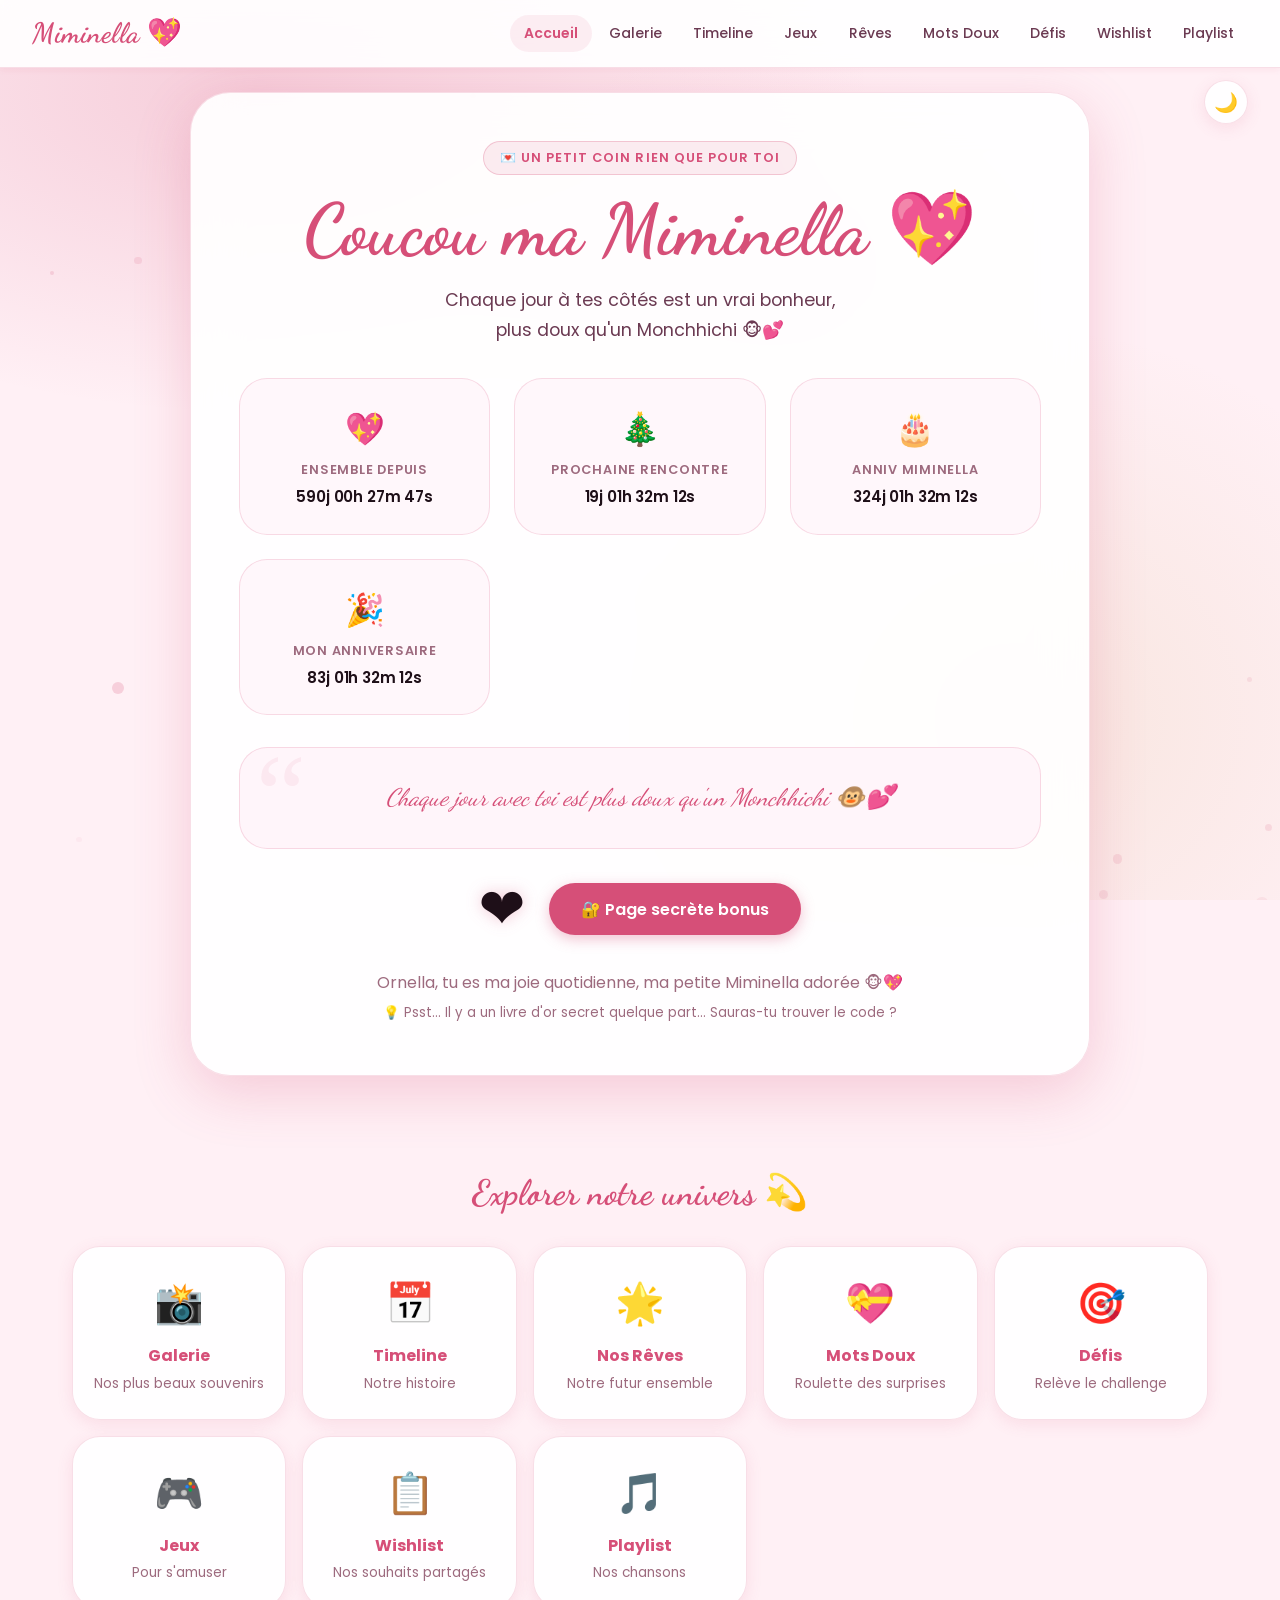
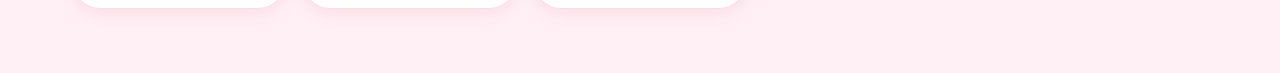
<file: index.html>
<!DOCTYPE html>
<html lang="fr">
<head>
  <meta charset="utf-8">
  <meta name="viewport" content="width=device-width,initial-scale=1">
  <title>Pour Ma Miminella 💖</title>
  <meta name="description" content="Un site d'amour pour Miminella, par MimiAaron">
  <link rel="preconnect" href="https://fonts.googleapis.com">
  <link rel="preconnect" href="https://fonts.gstatic.com" crossorigin>
  <link href="https://fonts.googleapis.com/css2?family=Poppins:wght@300;400;500;600;700&family=Dancing+Script:wght@400;600;700&display=swap" rel="stylesheet">
  <link rel="stylesheet" href="css/style.css">
</head>
<body>
  <div class="particles-bg" aria-hidden="true"></div>

  <!-- NAVIGATION -->
  <nav class="navbar">
    <div class="nav-container">
      <a href="index.html" class="nav-brand">Miminella 💖</a>
      <button class="nav-toggle" aria-label="Menu">
        <span></span><span></span><span></span>
      </button>
      <div class="nav-menu">
        <a href="index.html"          class="nav-link active">Accueil</a>
        <a href="galerie.html"        class="nav-link">Galerie</a>
        <a href="timeline.html"       class="nav-link">Timeline</a>
        <a href="jeu.html"            class="nav-link">Jeux</a>
        <a href="blog.html"           class="nav-link">Rêves</a>
        <a href="roulette-mots.html"  class="nav-link">Mots Doux</a>
        <a href="roulette-defis.html" class="nav-link">Défis</a>
        <a href="wishlist.html"       class="nav-link">Wishlist</a>
        <a href="playlist.html"       class="nav-link">Playlist</a>
      </div>
    </div>
  </nav>

  <button id="theme-toggle" class="theme-btn" aria-label="Changer le thème">
    <span class="theme-icon">🌙</span>
  </button>

  <!-- FLOATING HEARTS -->
  <div class="floating-hearts" aria-hidden="true">
    <div class="heart-particle" style="left:8%;animation-delay:0s">❤️</div>
    <div class="heart-particle" style="left:28%;animation-delay:3s">💖</div>
    <div class="heart-particle" style="left:55%;animation-delay:1.5s">💞</div>
    <div class="heart-particle" style="left:78%;animation-delay:4.5s">💗</div>
    <div class="heart-particle" style="left:92%;animation-delay:2s">💕</div>
  </div>

  <!-- HERO -->
  <main class="hero-section">
    <div class="hero-card">

      <div class="page-header__badge">💌 Un petit coin rien que pour toi</div>

      <h1 class="hero-title">Coucou ma Miminella 💖</h1>

      <p class="hero-subtitle">
        Chaque jour à tes côtés est un vrai bonheur,<br>
        plus doux qu'un Monchhichi 🐵💕
      </p>

      <!-- TIMERS -->
      <div class="stats-grid">
        <div class="stat-card">
          <span class="stat-icon">💖</span>
          <h3>Ensemble depuis</h3>
          <p id="compteur" class="stat-value">--</p>
        </div>
        <div class="stat-card">
          <span class="stat-icon">🎄</span>
          <h3>Prochaine rencontre</h3>
          <p id="next-event" class="stat-value">--</p>
        </div>
        <div class="stat-card">
          <span class="stat-icon">🎂</span>
          <h3>Anniv Miminella</h3>
          <p id="ornella-birthday" class="stat-value">--</p>
        </div>
        <div class="stat-card">
          <span class="stat-icon">🎉</span>
          <h3>Mon anniversaire</h3>
          <p id="aaron-birthday" class="stat-value">--</p>
        </div>
      </div>

      <!-- CITATION -->
      <div class="citation-box">
        <p id="citation">--</p>
      </div>

      <!-- SECRETS -->
      <div class="cta-section">
        <div id="coeur-secret" class="secret-heart" title="Clique-moi 💌" role="button" tabindex="0" aria-label="Lettre secrète">
          <span class="heart-pulse">❤️</span>
        </div>
        <button id="code-secret-btn" class="btn btn-primary">
          🔐 Page secrète bonus
        </button>
      </div>

      <p class="hero-footer">
        Ornella, tu es ma joie quotidienne, ma petite Miminella adorée 🐵💖<br>
        <small>💡 Psst... Il y a un livre d'or secret quelque part... Sauras-tu trouver le code ?</small>
      </p>

    </div>
  </main>

  <!-- QUICK LINKS -->
  <section style="padding: 2rem 2rem 4rem; position: relative; z-index: 10;">
    <div class="container">
      <div class="page-header" style="margin-bottom: 2rem;">
        <h2 style="font-family:'Dancing Script',cursive;font-size:2.2rem;color:var(--rose)">Explorer notre univers 💫</h2>
      </div>
      <div style="display:grid;grid-template-columns:repeat(auto-fill,minmax(180px,1fr));gap:1rem;">
        <a href="galerie.html" class="card" style="text-align:center;text-decoration:none;padding:1.5rem 1rem;">
          <div style="font-size:2.5rem;margin-bottom:0.5rem">📸</div>
          <div style="font-weight:700;color:var(--rose);margin-bottom:0.25rem">Galerie</div>
          <div style="font-size:0.85rem;color:var(--text-3)">Nos plus beaux souvenirs</div>
        </a>
        <a href="timeline.html" class="card" style="text-align:center;text-decoration:none;padding:1.5rem 1rem;">
          <div style="font-size:2.5rem;margin-bottom:0.5rem">📅</div>
          <div style="font-weight:700;color:var(--rose);margin-bottom:0.25rem">Timeline</div>
          <div style="font-size:0.85rem;color:var(--text-3)">Notre histoire</div>
        </a>
        <a href="blog.html" class="card" style="text-align:center;text-decoration:none;padding:1.5rem 1rem;">
          <div style="font-size:2.5rem;margin-bottom:0.5rem">🌟</div>
          <div style="font-weight:700;color:var(--rose);margin-bottom:0.25rem">Nos Rêves</div>
          <div style="font-size:0.85rem;color:var(--text-3)">Notre futur ensemble</div>
        </a>
        <a href="roulette-mots.html" class="card" style="text-align:center;text-decoration:none;padding:1.5rem 1rem;">
          <div style="font-size:2.5rem;margin-bottom:0.5rem">💝</div>
          <div style="font-weight:700;color:var(--rose);margin-bottom:0.25rem">Mots Doux</div>
          <div style="font-size:0.85rem;color:var(--text-3)">Roulette des surprises</div>
        </a>
        <a href="roulette-defis.html" class="card" style="text-align:center;text-decoration:none;padding:1.5rem 1rem;">
          <div style="font-size:2.5rem;margin-bottom:0.5rem">🎯</div>
          <div style="font-weight:700;color:var(--rose);margin-bottom:0.25rem">Défis</div>
          <div style="font-size:0.85rem;color:var(--text-3)">Relève le challenge</div>
        </a>
        <a href="jeu.html" class="card" style="text-align:center;text-decoration:none;padding:1.5rem 1rem;">
          <div style="font-size:2.5rem;margin-bottom:0.5rem">🎮</div>
          <div style="font-weight:700;color:var(--rose);margin-bottom:0.25rem">Jeux</div>
          <div style="font-size:0.85rem;color:var(--text-3)">Pour s'amuser</div>
        </a>
        <a href="wishlist.html" class="card" style="text-align:center;text-decoration:none;padding:1.5rem 1rem;">
          <div style="font-size:2.5rem;margin-bottom:0.5rem">📋</div>
          <div style="font-weight:700;color:var(--rose);margin-bottom:0.25rem">Wishlist</div>
          <div style="font-size:0.85rem;color:var(--text-3)">Nos souhaits partagés</div>
        </a>
        <a href="playlist.html" class="card" style="text-align:center;text-decoration:none;padding:1.5rem 1rem;">
          <div style="font-size:2.5rem;margin-bottom:0.5rem">🎵</div>
          <div style="font-weight:700;color:var(--rose);margin-bottom:0.25rem">Playlist</div>
          <div style="font-size:0.85rem;color:var(--text-3)">Nos chansons</div>
        </a>
      </div>
    </div>
  </section>

  <script src="js/script.js"></script>
</body>
</html>
</file>
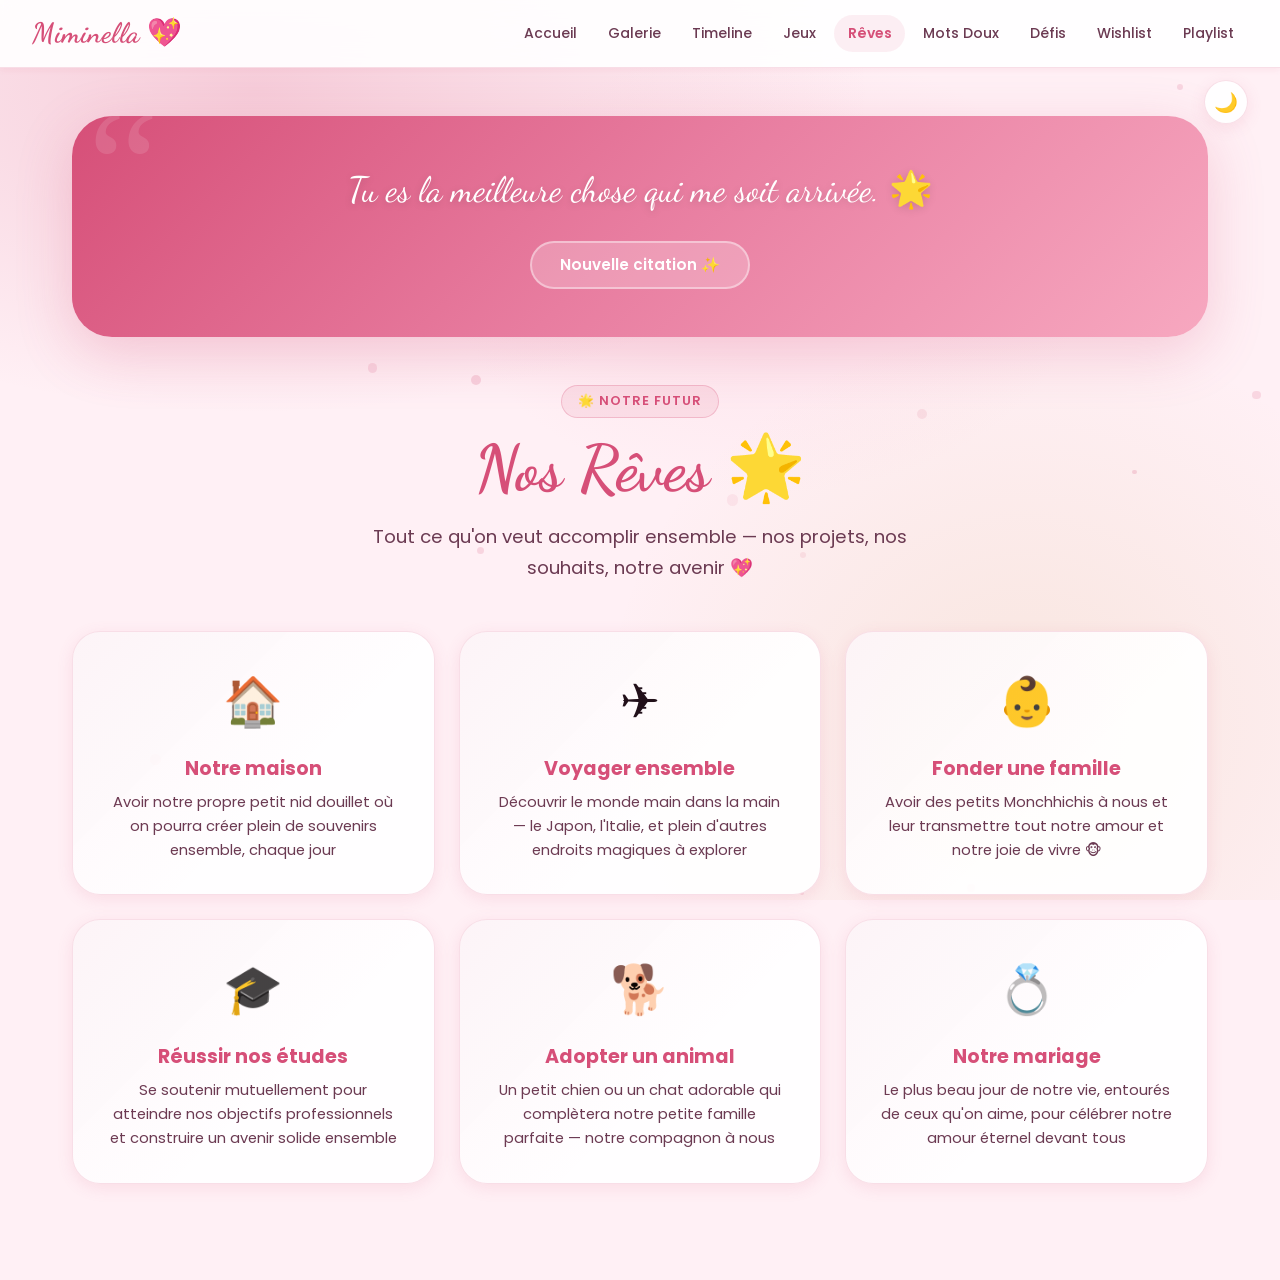
<file: blog.html>
<!DOCTYPE html>
<html lang="fr">
<head>
  <meta charset="utf-8">
  <meta name="viewport" content="width=device-width,initial-scale=1">
  <title>Nos Rêves 🌟 — Miminella</title>
  <meta name="description" content="Nos rêves et projets d'avenir ensemble">
  <link rel="preconnect" href="https://fonts.googleapis.com">
  <link rel="preconnect" href="https://fonts.gstatic.com" crossorigin>
  <link href="https://fonts.googleapis.com/css2?family=Poppins:wght@300;400;500;600;700&family=Dancing+Script:wght@400;600;700&display=swap" rel="stylesheet">
  <link rel="stylesheet" href="css/style.css">
</head>
<body>
  <div class="particles-bg" aria-hidden="true"></div>
  <nav class="navbar">
    <div class="nav-container">
      <a href="index.html" class="nav-brand">Miminella 💖</a>
      <button class="nav-toggle" aria-label="Menu"><span></span><span></span><span></span></button>
      <div class="nav-menu">
        <a href="index.html" class="nav-link">Accueil</a>
        <a href="galerie.html" class="nav-link">Galerie</a>
        <a href="timeline.html" class="nav-link">Timeline</a>
        <a href="jeu.html" class="nav-link">Jeux</a>
        <a href="blog.html" class="nav-link active">Rêves</a>
        <a href="roulette-mots.html" class="nav-link">Mots Doux</a>
        <a href="roulette-defis.html" class="nav-link">Défis</a>
        <a href="wishlist.html" class="nav-link">Wishlist</a>
        <a href="playlist.html" class="nav-link">Playlist</a>
      </div>
    </div>
  </nav>
  <button id="theme-toggle" class="theme-btn" aria-label="Changer le thème"><span class="theme-icon">🌙</span></button>
  <main class="page-main">
    <div class="container">

      <!-- Citation du jour -->
      <div class="daily-quote">
        <p class="daily-quote-text" id="daily-quote-text">Chargement...</p>
        <button class="quote-refresh" onclick="refreshQuote()">Nouvelle citation ✨</button>
      </div>

      <div class="page-header">
        <div class="page-header__badge">🌟 Notre futur</div>
        <h1 class="page-header__title">Nos Rêves 🌟</h1>
        <p class="page-header__subtitle">Tout ce qu'on veut accomplir ensemble — nos projets, nos souhaits, notre avenir 💖</p>
      </div>

      <div class="dreams-grid">

        <div class="dream-card" style="animation-delay:.05s">
          <div class="dream-icon">🏠</div>
          <h3 class="dream-title">Notre maison</h3>
          <p class="dream-description">Avoir notre propre petit nid douillet où on pourra créer plein de souvenirs ensemble, chaque jour</p>
        </div>

        <div class="dream-card" style="animation-delay:.1s">
          <div class="dream-icon">✈️</div>
          <h3 class="dream-title">Voyager ensemble</h3>
          <p class="dream-description">Découvrir le monde main dans la main — le Japon, l'Italie, et plein d'autres endroits magiques à explorer</p>
        </div>

        <div class="dream-card" style="animation-delay:.15s">
          <div class="dream-icon">👶</div>
          <h3 class="dream-title">Fonder une famille</h3>
          <p class="dream-description">Avoir des petits Monchhichis à nous et leur transmettre tout notre amour et notre joie de vivre 🐵</p>
        </div>

        <div class="dream-card" style="animation-delay:.2s">
          <div class="dream-icon">🎓</div>
          <h3 class="dream-title">Réussir nos études</h3>
          <p class="dream-description">Se soutenir mutuellement pour atteindre nos objectifs professionnels et construire un avenir solide ensemble</p>
        </div>

        <div class="dream-card" style="animation-delay:.25s">
          <div class="dream-icon">🐕</div>
          <h3 class="dream-title">Adopter un animal</h3>
          <p class="dream-description">Un petit chien ou un chat adorable qui complètera notre petite famille parfaite — notre compagnon à nous</p>
        </div>

        <div class="dream-card" style="animation-delay:.3s">
          <div class="dream-icon">💍</div>
          <h3 class="dream-title">Notre mariage</h3>
          <p class="dream-description">Le plus beau jour de notre vie, entourés de ceux qu'on aime, pour célébrer notre amour éternel devant tous</p>
        </div>

      </div>
    </div>
  </main>
  <script src="js/script.js"></script>
  <script src="js/blog.js"></script>
</body>
</html>
</file>
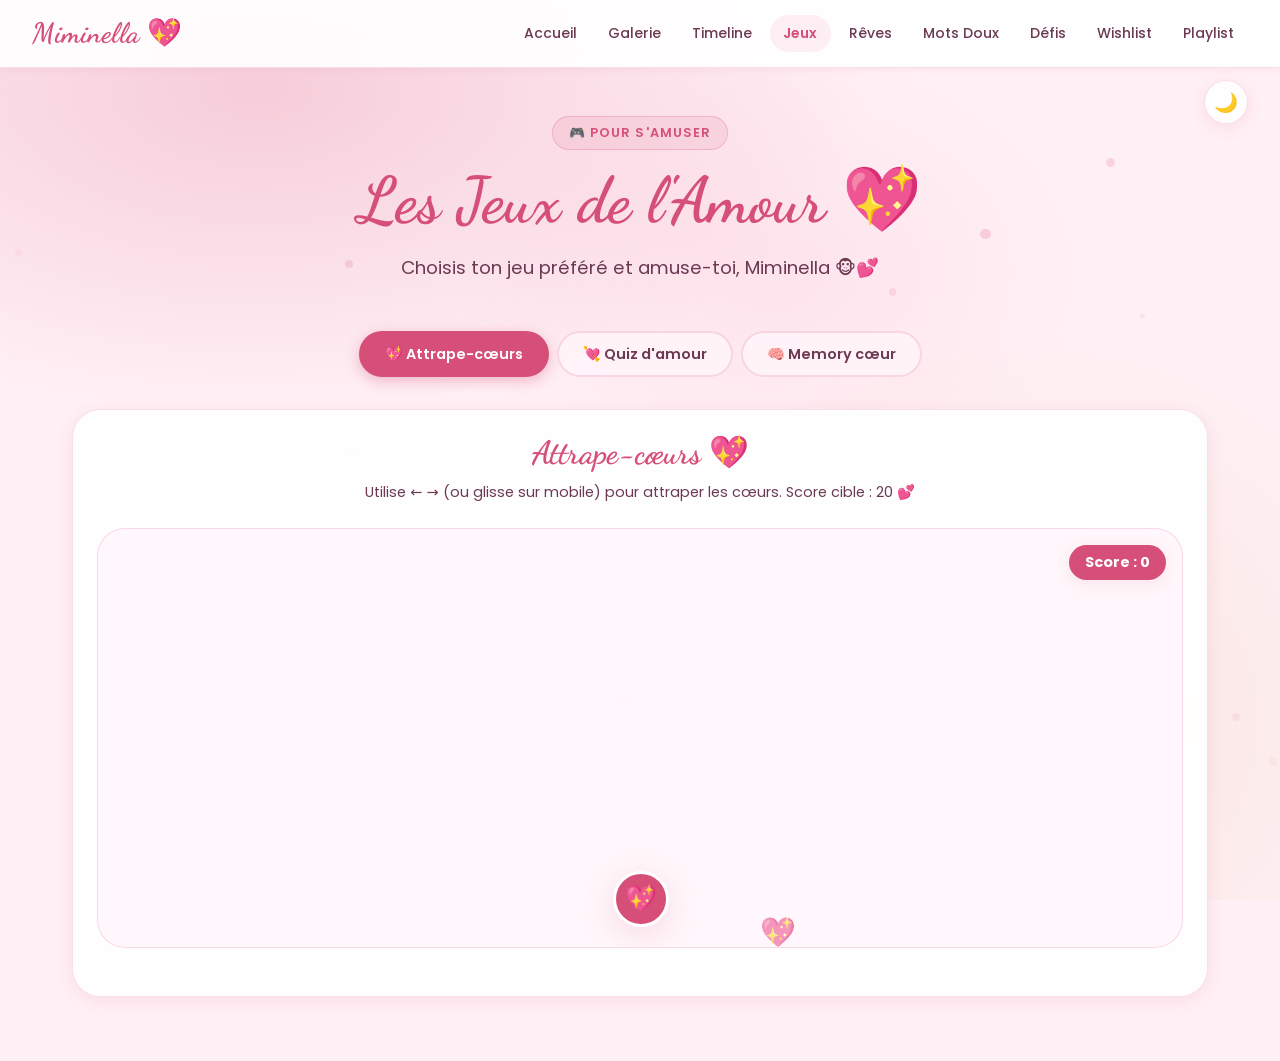
<file: jeu.html>
<!DOCTYPE html>
<html lang="fr">
<head>
  <meta charset="utf-8">
  <meta name="viewport" content="width=device-width,initial-scale=1">
  <title>Les Jeux de l'Amour 💖 — Miminella</title>
  <meta name="description" content="Jeux interactifs pour Miminella">
  <link rel="preconnect" href="https://fonts.googleapis.com">
  <link rel="preconnect" href="https://fonts.gstatic.com" crossorigin>
  <link href="https://fonts.googleapis.com/css2?family=Poppins:wght@300;400;500;600;700&family=Dancing+Script:wght@400;600;700&display=swap" rel="stylesheet">
  <link rel="stylesheet" href="css/style.css">
  <style>
    @keyframes floatHeart {
      0%   { transform: translateY(0) rotate(0deg); opacity: 1; }
      100% { transform: translateY(420px) rotate(360deg); opacity: 0.6; }
    }
  </style>
</head>
<body>
  <div class="particles-bg" aria-hidden="true"></div>
  <nav class="navbar">
    <div class="nav-container">
      <a href="index.html" class="nav-brand">Miminella 💖</a>
      <button class="nav-toggle" aria-label="Menu"><span></span><span></span><span></span></button>
      <div class="nav-menu">
        <a href="index.html" class="nav-link">Accueil</a>
        <a href="galerie.html" class="nav-link">Galerie</a>
        <a href="timeline.html" class="nav-link">Timeline</a>
        <a href="jeu.html" class="nav-link active">Jeux</a>
        <a href="blog.html" class="nav-link">Rêves</a>
        <a href="roulette-mots.html" class="nav-link">Mots Doux</a>
        <a href="roulette-defis.html" class="nav-link">Défis</a>
        <a href="wishlist.html" class="nav-link">Wishlist</a>
        <a href="playlist.html" class="nav-link">Playlist</a>
      </div>
    </div>
  </nav>
  <button id="theme-toggle" class="theme-btn" aria-label="Changer le thème"><span class="theme-icon">🌙</span></button>
  <main class="page-main">
    <div class="container">
      <div class="page-header">
        <div class="page-header__badge">🎮 Pour s'amuser</div>
        <h1 class="page-header__title">Les Jeux de l'Amour 💖</h1>
        <p class="page-header__subtitle">Choisis ton jeu préféré et amuse-toi, Miminella 🐵💕</p>
      </div>

      <!-- ONGLETS -->
      <div class="game-tabs">
        <button class="game-tab" data-target="hearts-game">💖 Attrape-cœurs</button>
        <button class="game-tab" data-target="quiz-game">💘 Quiz d'amour</button>
        <button class="game-tab" data-target="memory-game">🧠 Memory cœur</button>
      </div>

      <!-- JEU 1: Attrape-cœurs -->
      <div class="game-panel card" id="hearts-game" style="padding:1.5rem">
        <h2 style="text-align:center;color:var(--rose);font-family:'Dancing Script',cursive;font-size:2rem;margin-bottom:.5rem">Attrape-cœurs 💖</h2>
        <p style="text-align:center;color:var(--text-2);margin-bottom:1rem;font-size:.9rem">Utilise ← → (ou glisse sur mobile) pour attraper les cœurs. Score cible : 20 💕</p>
        <div id="game-area">
          <div id="player">💖</div>
          <div id="score">Score : 0</div>
          <div id="win-message" class="hidden">
            🎉 Bravo Miminella 🐵💖 !<br>
            Tu as gagné tout l'amour de MimiAaron 💕 !
          </div>
        </div>
      </div>

      <!-- JEU 2: Quiz -->
      <div class="game-panel card" id="quiz-game" style="padding:1.5rem"></div>

      <!-- JEU 3: Memory -->
      <div class="game-panel card" id="memory-game" style="padding:1.5rem"></div>

    </div>
  </main>
  <script src="js/script.js"></script>
</body>
</html>
</file>
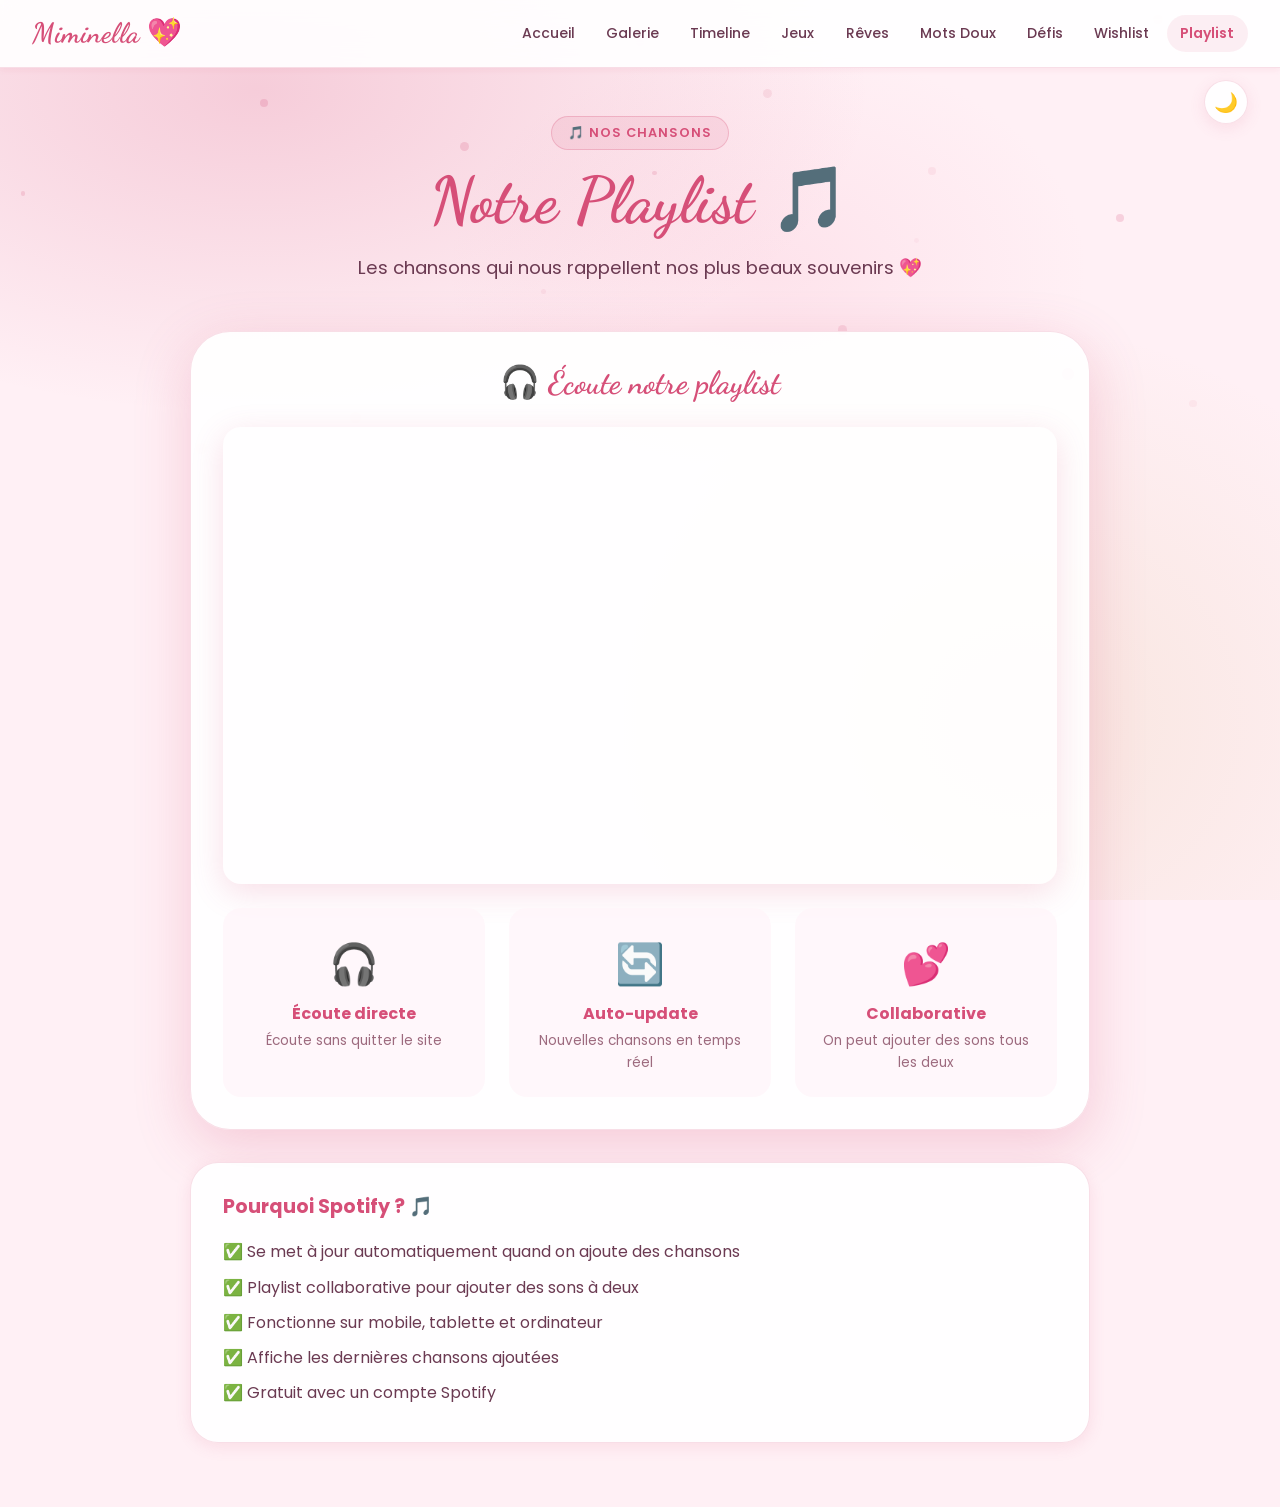
<file: playlist.html>
<!DOCTYPE html>
<html lang="fr">
<head>
  <meta charset="utf-8">
  <meta name="viewport" content="width=device-width,initial-scale=1">
  <title>Notre Playlist 🎵 — Miminella</title>
  <link rel="preconnect" href="https://fonts.googleapis.com">
  <link rel="preconnect" href="https://fonts.gstatic.com" crossorigin>
  <link href="https://fonts.googleapis.com/css2?family=Poppins:wght@300;400;500;600;700&family=Dancing+Script:wght@400;600;700&display=swap" rel="stylesheet">
  <link rel="stylesheet" href="css/style.css">
</head>
<body>
  <div class="particles-bg" aria-hidden="true"></div>
  <nav class="navbar">
    <div class="nav-container">
      <a href="index.html" class="nav-brand">Miminella 💖</a>
      <button class="nav-toggle" aria-label="Menu"><span></span><span></span><span></span></button>
      <div class="nav-menu">
        <a href="index.html" class="nav-link">Accueil</a>
        <a href="galerie.html" class="nav-link">Galerie</a>
        <a href="timeline.html" class="nav-link">Timeline</a>
        <a href="jeu.html" class="nav-link">Jeux</a>
        <a href="blog.html" class="nav-link">Rêves</a>
        <a href="roulette-mots.html" class="nav-link">Mots Doux</a>
        <a href="roulette-defis.html" class="nav-link">Défis</a>
        <a href="wishlist.html" class="nav-link">Wishlist</a>
        <a href="playlist.html" class="nav-link active">Playlist</a>
      </div>
    </div>
  </nav>
  <button id="theme-toggle" class="theme-btn" aria-label="Changer le thème"><span class="theme-icon">🌙</span></button>
  <main class="page-main">
    <div class="container">
      <div class="page-header">
        <div class="page-header__badge">🎵 Nos chansons</div>
        <h1 class="page-header__title">Notre Playlist 🎵</h1>
        <p class="page-header__subtitle">Les chansons qui nous rappellent nos plus beaux souvenirs 💖</p>
      </div>

      <div class="spotify-wrap">
        <div class="spotify-embed-box">
          <h2 style="font-family:'Dancing Script',cursive;font-size:2rem;color:var(--rose);text-align:center;margin-bottom:1.5rem">🎧 Écoute notre playlist</h2>
          <div class="spotify-player">
            <iframe
              style="border-radius:12px"
              src="https://open.spotify.com/embed/playlist/6yEbvQo0oSxsFeLn15wrFH?utm_source=generator"
              width="100%"
              height="450"
              frameBorder="0"
              allowfullscreen=""
              allow="autoplay; clipboard-write; encrypted-media; fullscreen; picture-in-picture"
              loading="lazy">
            </iframe>
          </div>

          <div class="features-grid" style="margin-top:1.5rem">
            <div class="feature-item">
              <div class="feature-icon">🎧</div>
              <h4>Écoute directe</h4>
              <p>Écoute sans quitter le site</p>
            </div>
            <div class="feature-item">
              <div class="feature-icon">🔄</div>
              <h4>Auto-update</h4>
              <p>Nouvelles chansons en temps réel</p>
            </div>
            <div class="feature-item">
              <div class="feature-icon">💕</div>
              <h4>Collaborative</h4>
              <p>On peut ajouter des sons tous les deux</p>
            </div>
          </div>
        </div>

        <div class="card">
          <h3 style="color:var(--rose);margin-bottom:1rem;font-size:1.2rem">Pourquoi Spotify ? 🎵</h3>
          <ul style="list-style:none;padding:0;color:var(--text-2);line-height:2.2">
            <li>✅ Se met à jour automatiquement quand on ajoute des chansons</li>
            <li>✅ Playlist collaborative pour ajouter des sons à deux</li>
            <li>✅ Fonctionne sur mobile, tablette et ordinateur</li>
            <li>✅ Affiche les dernières chansons ajoutées</li>
            <li>✅ Gratuit avec un compte Spotify</li>
          </ul>
        </div>
      </div>

    </div>
  </main>
  <script src="js/script.js"></script>
</body>
</html>
</file>
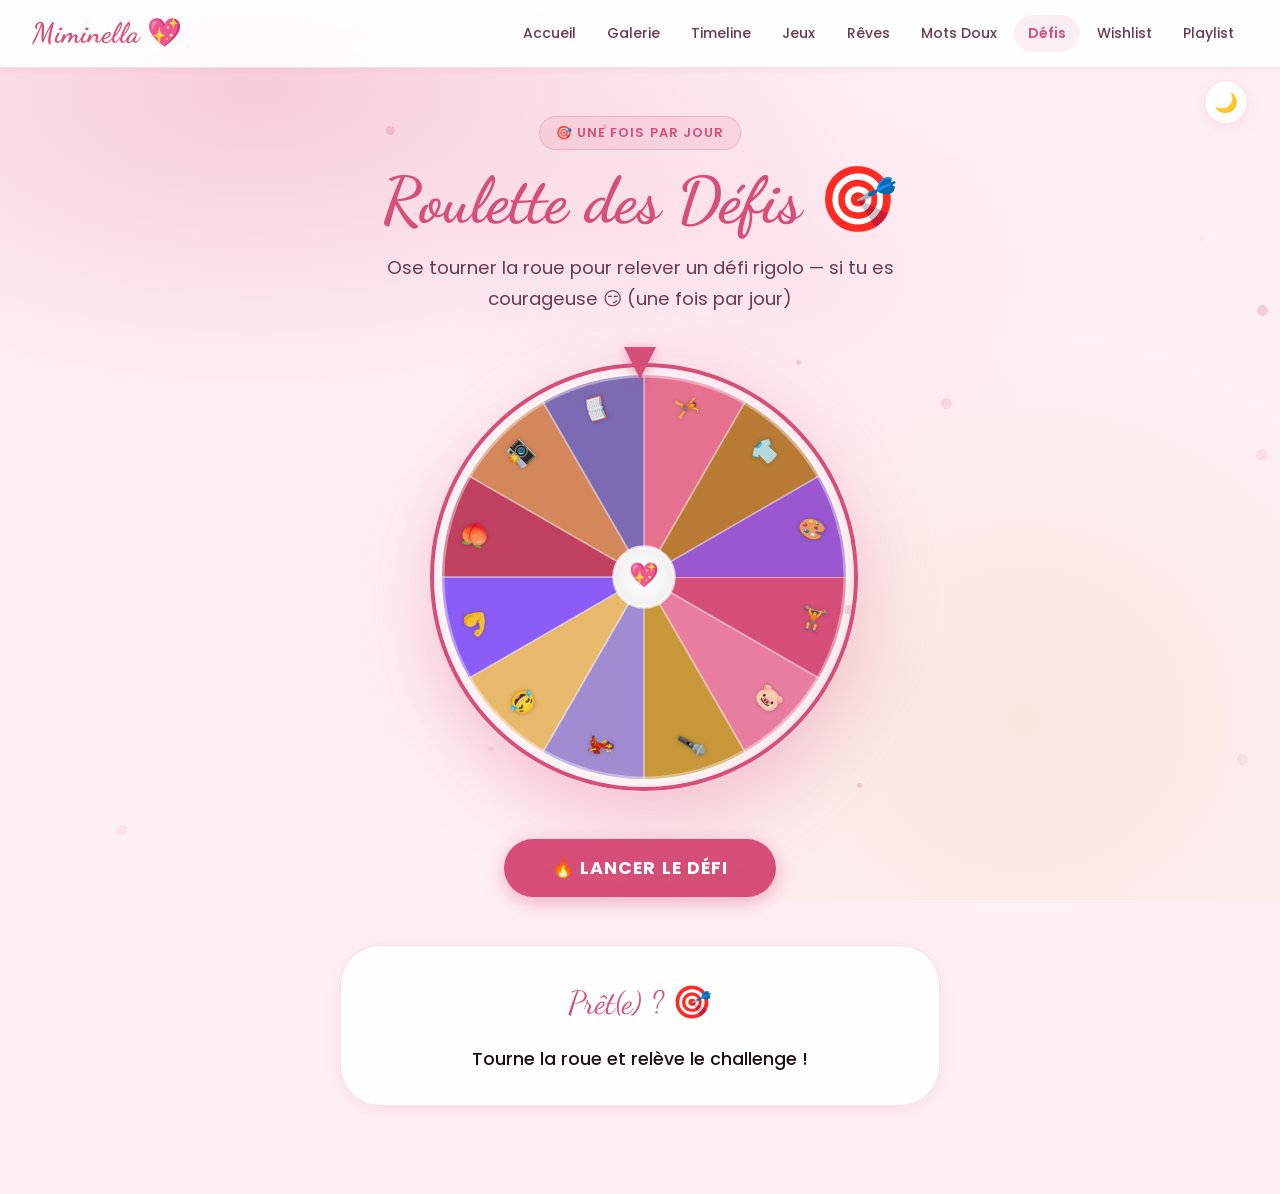
<file: roulette-defis.html>
<!DOCTYPE html>
<html lang="fr">
<head>
  <meta charset="utf-8">
  <meta name="viewport" content="width=device-width,initial-scale=1">
  <title>Roulette des Défis 🎯 — Miminella</title>
  <link rel="preconnect" href="https://fonts.googleapis.com">
  <link rel="preconnect" href="https://fonts.gstatic.com" crossorigin>
  <link href="https://fonts.googleapis.com/css2?family=Poppins:wght@300;400;500;600;700&family=Dancing+Script:wght@400;600;700&display=swap" rel="stylesheet">
  <link rel="stylesheet" href="css/style.css">
</head>
<body>
  <div class="particles-bg" aria-hidden="true"></div>
  <nav class="navbar">
    <div class="nav-container">
      <a href="index.html" class="nav-brand">Miminella 💖</a>
      <button class="nav-toggle" aria-label="Menu"><span></span><span></span><span></span></button>
      <div class="nav-menu">
        <a href="index.html" class="nav-link">Accueil</a>
        <a href="galerie.html" class="nav-link">Galerie</a>
        <a href="timeline.html" class="nav-link">Timeline</a>
        <a href="jeu.html" class="nav-link">Jeux</a>
        <a href="blog.html" class="nav-link">Rêves</a>
        <a href="roulette-mots.html" class="nav-link">Mots Doux</a>
        <a href="roulette-defis.html" class="nav-link active">Défis</a>
        <a href="wishlist.html" class="nav-link">Wishlist</a>
        <a href="playlist.html" class="nav-link">Playlist</a>
      </div>
    </div>
  </nav>
  <button id="theme-toggle" class="theme-btn" aria-label="Changer le thème"><span class="theme-icon">🌙</span></button>
  <main class="page-main">
    <div class="container">
      <div class="page-header">
        <div class="page-header__badge">🎯 Une fois par jour</div>
        <h1 class="page-header__title">Roulette des Défis 🎯</h1>
        <p class="page-header__subtitle">Ose tourner la roue pour relever un défi rigolo — si tu es courageuse 😏 (une fois par jour)</p>
      </div>

      <div class="roulette-wrap">
        <div class="wheel-container">
          <div class="wheel-pointer"></div>
          <canvas id="wheel-canvas" width="420" height="420" class="wheel-canvas"></canvas>
        </div>

        <button class="spin-btn" id="spinBtn">🔥 Lancer le défi</button>

        <div class="result-display" id="result">
          <div class="result-title">Prêt(e) ? 🎯</div>
          <div class="result-text">Tourne la roue et relève le challenge !</div>
        </div>
      </div>

    </div>
  </main>
  <script src="js/script.js"></script>
  <script>
    const defis = [
      { emoji: '🏋️', text: 'Faire 20 pompes d\'affilée !', difficulty: 'easy' },
      { emoji: '🐷', text: 'Imiter le cochon pendant 30 secondes', difficulty: 'easy' },
      { emoji: '🎤', text: 'Faire un compliment en chantant', difficulty: 'medium' },
      { emoji: '💃', text: 'Danser sur une chanson embarrassante', difficulty: 'medium' },
      { emoji: '😂', text: 'Raconter une blague vraiment très nulle', difficulty: 'easy' },
      { emoji: '💪', text: 'Faire 15 squats sans s\'arrêter', difficulty: 'hard' },
      { emoji: '🍑', text: 'Twerker pendant 20 secondes', difficulty: 'hard' },
      { emoji: '📸', text: 'Prendre une photo/vidéo rigolote et l\'envoyer', difficulty: 'easy' },
      { emoji: '📖', text: 'Inventer une histoire absurde en 2 minutes', difficulty: 'medium' },
      { emoji: '🤸', text: 'Faire un prank marrant à ta maman', difficulty: 'hard' },
      { emoji: '👕', text: 'Mettre le plus de vêtements possible sur toi', difficulty: 'medium' },
      { emoji: '🎨', text: 'Dessiner un portrait de l\'autre les yeux fermés', difficulty: 'medium' }
    ];

    const diffText = { easy: 'Facile 😊', medium: 'Moyen 🤔', hard: 'Difficile 😅' };

    function renderResult(defi) {
      return `
        <div class="result-title">${defi.emoji} Ton défi !</div>
        <div class="result-text">${defi.text}</div>
        <div class="difficulty-badge ${defi.difficulty}">${diffText[defi.difficulty]}</div>
      `;
    }

    document.addEventListener('DOMContentLoaded', () => {
      const canvas = document.getElementById('wheel-canvas');
      if (canvas) {
        const size = Math.min(window.innerWidth - 60, 420);
        canvas.width  = size;
        canvas.height = size;
      }
      initRouletteWheel('wheel-canvas', defis, 'lastSpinDate_defis', renderResult);
    });
  </script>
</body>
</html>
</file>
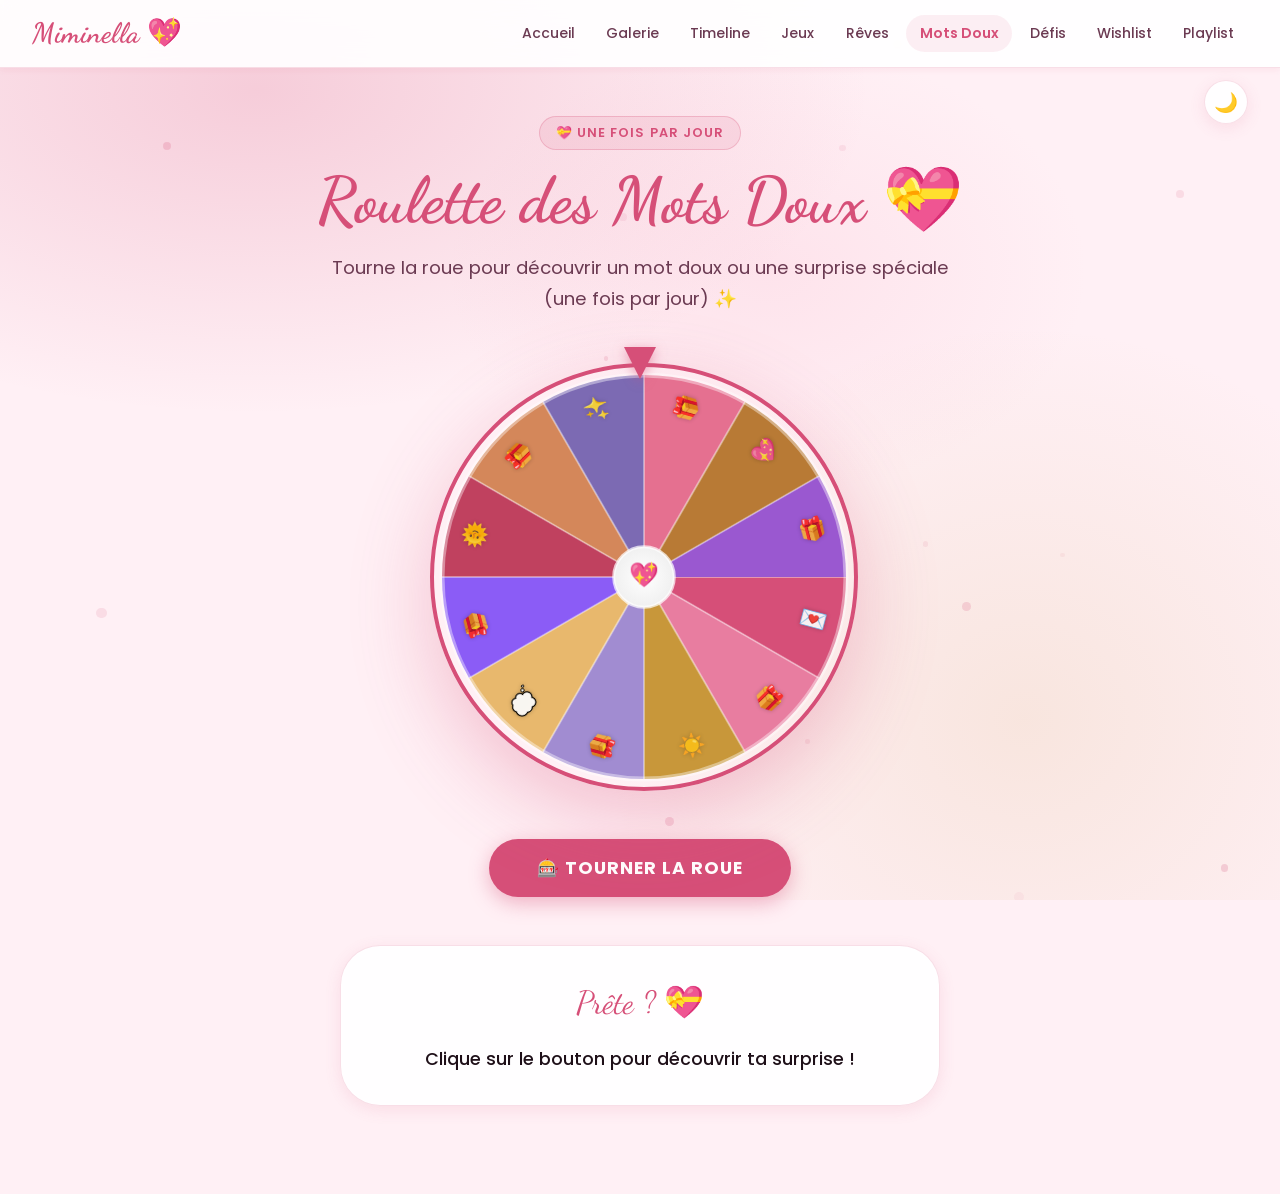
<file: roulette-mots.html>
<!DOCTYPE html>
<html lang="fr">
<head>
  <meta charset="utf-8">
  <meta name="viewport" content="width=device-width,initial-scale=1">
  <title>Roulette Mots Doux 💝 — Miminella</title>
  <link rel="preconnect" href="https://fonts.googleapis.com">
  <link rel="preconnect" href="https://fonts.gstatic.com" crossorigin>
  <link href="https://fonts.googleapis.com/css2?family=Poppins:wght@300;400;500;600;700&family=Dancing+Script:wght@400;600;700&display=swap" rel="stylesheet">
  <link rel="stylesheet" href="css/style.css">
</head>
<body>
  <div class="particles-bg" aria-hidden="true"></div>
  <nav class="navbar">
    <div class="nav-container">
      <a href="index.html" class="nav-brand">Miminella 💖</a>
      <button class="nav-toggle" aria-label="Menu"><span></span><span></span><span></span></button>
      <div class="nav-menu">
        <a href="index.html" class="nav-link">Accueil</a>
        <a href="galerie.html" class="nav-link">Galerie</a>
        <a href="timeline.html" class="nav-link">Timeline</a>
        <a href="jeu.html" class="nav-link">Jeux</a>
        <a href="blog.html" class="nav-link">Rêves</a>
        <a href="roulette-mots.html" class="nav-link active">Mots Doux</a>
        <a href="roulette-defis.html" class="nav-link">Défis</a>
        <a href="wishlist.html" class="nav-link">Wishlist</a>
        <a href="playlist.html" class="nav-link">Playlist</a>
      </div>
    </div>
  </nav>
  <button id="theme-toggle" class="theme-btn" aria-label="Changer le thème"><span class="theme-icon">🌙</span></button>
  <main class="page-main">
    <div class="container">
      <div class="page-header">
        <div class="page-header__badge">💝 Une fois par jour</div>
        <h1 class="page-header__title">Roulette des Mots Doux 💝</h1>
        <p class="page-header__subtitle">Tourne la roue pour découvrir un mot doux ou une surprise spéciale (une fois par jour) ✨</p>
      </div>

      <div class="roulette-wrap">
        <div class="wheel-container">
          <div class="wheel-pointer"></div>
          <canvas id="wheel-canvas" width="420" height="420" class="wheel-canvas"></canvas>
        </div>

        <button class="spin-btn" id="spinBtn">🎰 Tourner la roue</button>

        <div class="result-display" id="result">
          <div class="result-title">Prête ? 💝</div>
          <div class="result-text">Clique sur le bouton pour découvrir ta surprise !</div>
        </div>
      </div>

    </div>
  </main>
  <script src="js/script.js"></script>
  <script>
    const items = [
      { type: 'mot', emoji: '💌', text: 'Tu es la plus belle personne du monde 🌟' },
      { type: 'bon', emoji: '🎁', text: '🎁 BON pour un câlin de 10 minutes (quand on se reverra ♥)' },
      { type: 'mot', emoji: '☀️', text: 'Ton sourire illumine ma journée ☀️' },
      { type: 'bon', emoji: '🎁', text: '🎁 BON pour un massage de 15 minutes (quand on se reverra ♥)' },
      { type: 'mot', emoji: '💭', text: 'Je pense à toi à chaque instant 💭' },
      { type: 'bon', emoji: '🎁', text: '🎁 BON pour une soirée film de ton choix 🎬' },
      { type: 'mot', emoji: '🌞', text: 'Tu es mon rayon de soleil quotidien 🌞' },
      { type: 'bon', emoji: '🎁', text: '🎁 BON pour un petit-déjeuner au lit (quand on se reverra ♥)' },
      { type: 'mot', emoji: '✨', text: 'Chaque jour avec toi est magique ✨' },
      { type: 'bon', emoji: '🎁', text: '🎁 BON pour une photo de ce que tu veux 📸' },
      { type: 'mot', emoji: '💖', text: 'Tu es ma personne préférée au monde 💖' },
      { type: 'bon', emoji: '🎁', text: '🎁 BON pour une surprise de MimiAaron 💝' }
    ];

    function renderResult(item) {
      let html = `<div class="result-title">✨ Tu as gagné !</div>`;
      html += `<div class="result-text">${item.text}</div>`;
      if (item.type === 'bon') {
        html += `<div class="bon-display">💝 Ce bon est valable dès maintenant ! Montre-le pour l'utiliser 💝</div>`;
      }
      return html;
    }

    document.addEventListener('DOMContentLoaded', () => {
      const canvas = document.getElementById('wheel-canvas');
      if (canvas) {
        const size = Math.min(window.innerWidth - 60, 420);
        canvas.width  = size;
        canvas.height = size;
      }
      initRouletteWheel('wheel-canvas', items, 'lastSpinDate_mots', renderResult);
    });
  </script>
</body>
</html>
</file>
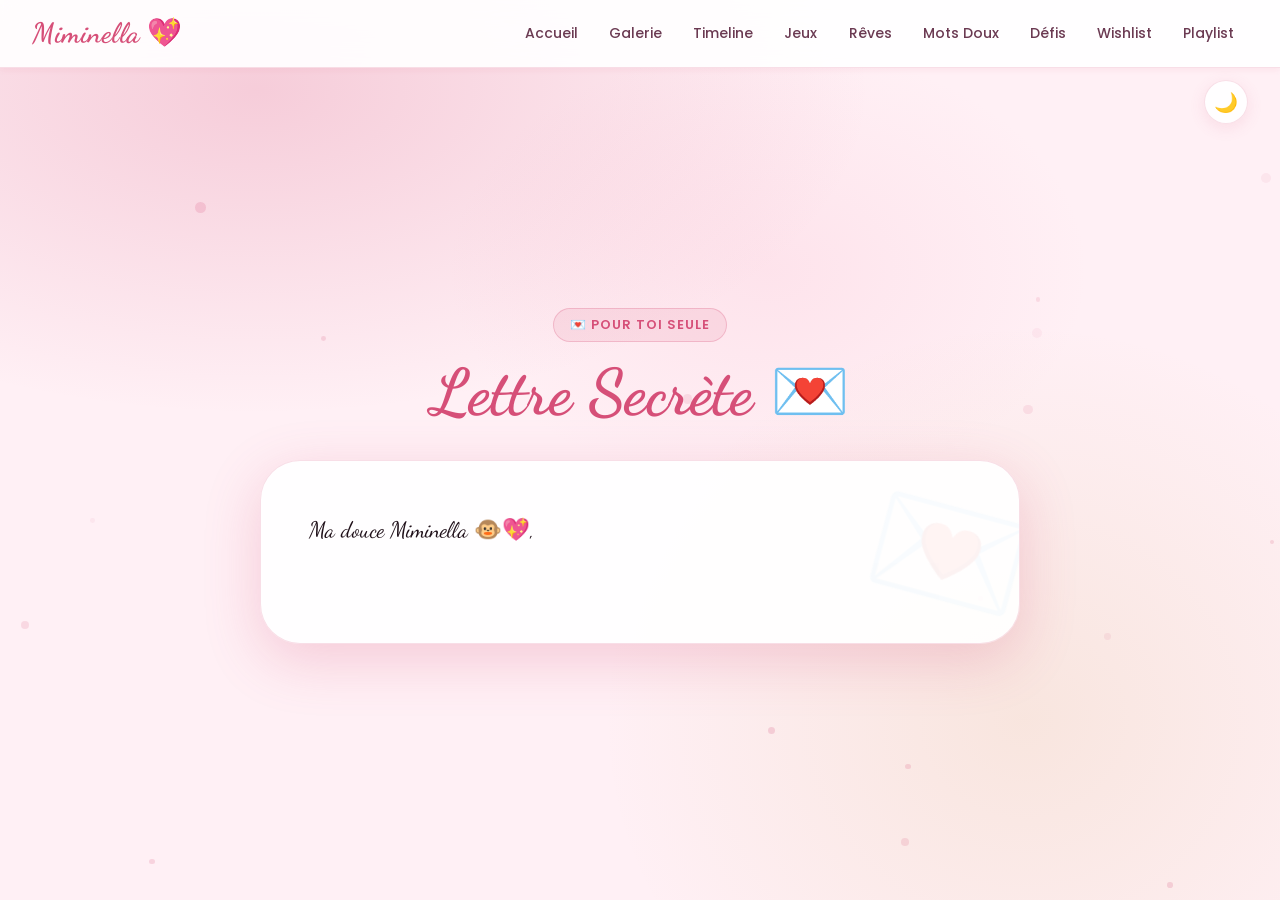
<file: secret.html>
<!DOCTYPE html>
<html lang="fr">
<head>
  <meta charset="utf-8">
  <meta name="viewport" content="width=device-width,initial-scale=1">
  <title>Lettre Secrète 💌 — Miminella</title>
  <meta name="description" content="Une lettre d'amour secrète pour Miminella">
  <link rel="preconnect" href="https://fonts.googleapis.com">
  <link rel="preconnect" href="https://fonts.gstatic.com" crossorigin>
  <link href="https://fonts.googleapis.com/css2?family=Poppins:wght@300;400;500;600;700&family=Dancing+Script:wght@400;600;700&display=swap" rel="stylesheet">
  <link rel="stylesheet" href="css/style.css">
</head>
<body>
  <div class="particles-bg" aria-hidden="true"></div>

  <div class="floating-hearts" aria-hidden="true">
    <div class="heart-particle" style="left:12%;animation-delay:0.5s">❤️</div>
    <div class="heart-particle" style="left:38%;animation-delay:2.8s">💖</div>
    <div class="heart-particle" style="left:63%;animation-delay:1.2s">💞</div>
    <div class="heart-particle" style="left:88%;animation-delay:3.8s">💗</div>
  </div>

  <nav class="navbar">
    <div class="nav-container">
      <a href="index.html" class="nav-brand">Miminella 💖</a>
      <button class="nav-toggle" aria-label="Menu"><span></span><span></span><span></span></button>
      <div class="nav-menu">
        <a href="index.html" class="nav-link">Accueil</a>
        <a href="galerie.html" class="nav-link">Galerie</a>
        <a href="timeline.html" class="nav-link">Timeline</a>
        <a href="jeu.html" class="nav-link">Jeux</a>
        <a href="blog.html" class="nav-link">Rêves</a>
        <a href="roulette-mots.html" class="nav-link">Mots Doux</a>
        <a href="roulette-defis.html" class="nav-link">Défis</a>
        <a href="wishlist.html" class="nav-link">Wishlist</a>
        <a href="playlist.html" class="nav-link">Playlist</a>
      </div>
    </div>
  </nav>
  <button id="theme-toggle" class="theme-btn" aria-label="Changer le thème"><span class="theme-icon">🌙</span></button>

  <main style="min-height:100vh;display:flex;align-items:center;justify-content:center;padding:calc(var(--nav-h) + 2rem) 1.5rem 3rem;">
    <div style="width:100%;max-width:760px">
      <div class="page-header" style="margin-bottom:2rem">
        <div class="page-header__badge">💌 Pour toi seule</div>
        <h1 class="page-header__title">Lettre Secrète 💌</h1>
      </div>
      <div class="letter-card">
        <p id="secret-letter"></p>
      </div>
    </div>
  </main>

  <script src="js/script.js"></script>
</body>
</html>
</file>
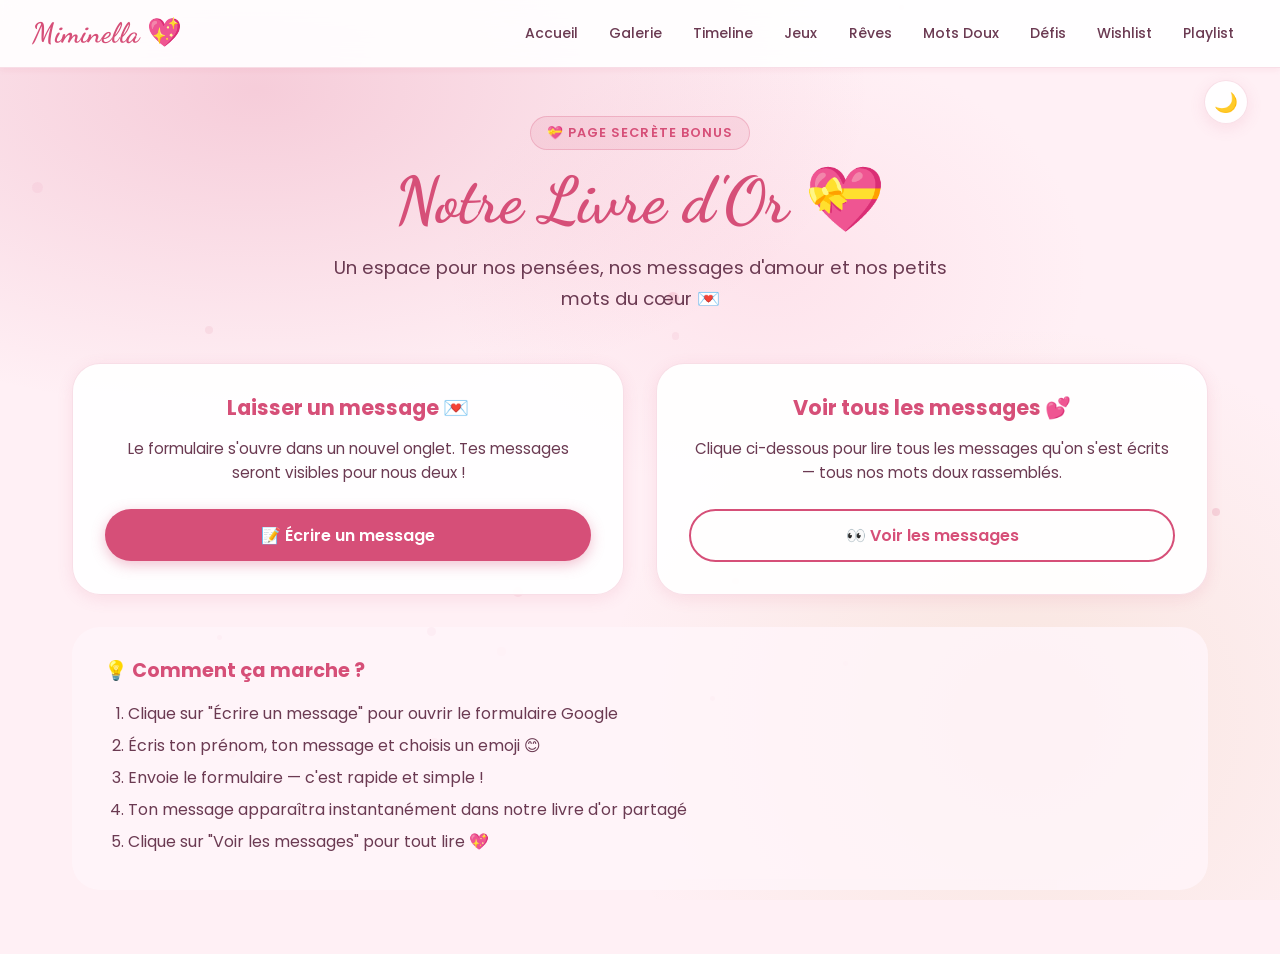
<file: secret2.html>
<!DOCTYPE html>
<html lang="fr">
<head>
  <meta charset="utf-8">
  <meta name="viewport" content="width=device-width,initial-scale=1">
  <title>Notre Livre d'Or 💝 — Miminella</title>
  <meta name="description" content="Livre d'or secret pour nos messages d'amour">
  <link rel="preconnect" href="https://fonts.googleapis.com">
  <link rel="preconnect" href="https://fonts.gstatic.com" crossorigin>
  <link href="https://fonts.googleapis.com/css2?family=Poppins:wght@300;400;500;600;700&family=Dancing+Script:wght@400;600;700&display=swap" rel="stylesheet">
  <link rel="stylesheet" href="css/style.css">
</head>
<body>
  <div class="particles-bg" aria-hidden="true"></div>
  <nav class="navbar">
    <div class="nav-container">
      <a href="index.html" class="nav-brand">Miminella 💖</a>
      <button class="nav-toggle" aria-label="Menu"><span></span><span></span><span></span></button>
      <div class="nav-menu">
        <a href="index.html" class="nav-link">Accueil</a>
        <a href="galerie.html" class="nav-link">Galerie</a>
        <a href="timeline.html" class="nav-link">Timeline</a>
        <a href="jeu.html" class="nav-link">Jeux</a>
        <a href="blog.html" class="nav-link">Rêves</a>
        <a href="roulette-mots.html" class="nav-link">Mots Doux</a>
        <a href="roulette-defis.html" class="nav-link">Défis</a>
        <a href="wishlist.html" class="nav-link">Wishlist</a>
        <a href="playlist.html" class="nav-link">Playlist</a>
      </div>
    </div>
  </nav>
  <button id="theme-toggle" class="theme-btn" aria-label="Changer le thème"><span class="theme-icon">🌙</span></button>
  <main class="page-main">
    <div class="container">
      <div class="page-header">
        <div class="page-header__badge">💝 Page secrète bonus</div>
        <h1 class="page-header__title">Notre Livre d'Or 💝</h1>
        <p class="page-header__subtitle">Un espace pour nos pensées, nos messages d'amour et nos petits mots du cœur 💌</p>
      </div>

      <div class="guestbook-actions">
        <div class="guestbook-card">
          <h3>Laisser un message 💌</h3>
          <p>Le formulaire s'ouvre dans un nouvel onglet. Tes messages seront visibles pour nous deux !</p>
          <button onclick="window.open('https://docs.google.com/forms/d/e/1FAIpQLSchYHPVxnbFRypqOVZWTMcAEHduVVevuuAXzG0o0z-6UxWZlA/viewform', '_blank')" class="btn btn-primary" style="width:100%">
            📝 Écrire un message
          </button>
        </div>
        <div class="guestbook-card">
          <h3>Voir tous les messages 💕</h3>
          <p>Clique ci-dessous pour lire tous les messages qu'on s'est écrits — tous nos mots doux rassemblés.</p>
          <button onclick="window.open('https://docs.google.com/spreadsheets/d/1yRJIcxTqLzuvGOCbMjEwKkBeJiYdBkgEL_zdqTwsAYo/edit?resourcekey=&gid=534711329#gid=534711329', '_blank')" class="btn btn-ghost" style="width:100%">
            👀 Voir les messages
          </button>
        </div>
      </div>

      <div class="how-it-works">
        <h4>💡 Comment ça marche ?</h4>
        <ol>
          <li>Clique sur "Écrire un message" pour ouvrir le formulaire Google</li>
          <li>Écris ton prénom, ton message et choisis un emoji 😊</li>
          <li>Envoie le formulaire — c'est rapide et simple !</li>
          <li>Ton message apparaîtra instantanément dans notre livre d'or partagé</li>
          <li>Clique sur "Voir les messages" pour tout lire 💖</li>
        </ol>
      </div>

    </div>
  </main>
  <script src="js/script.js"></script>
</body>
</html>
</file>
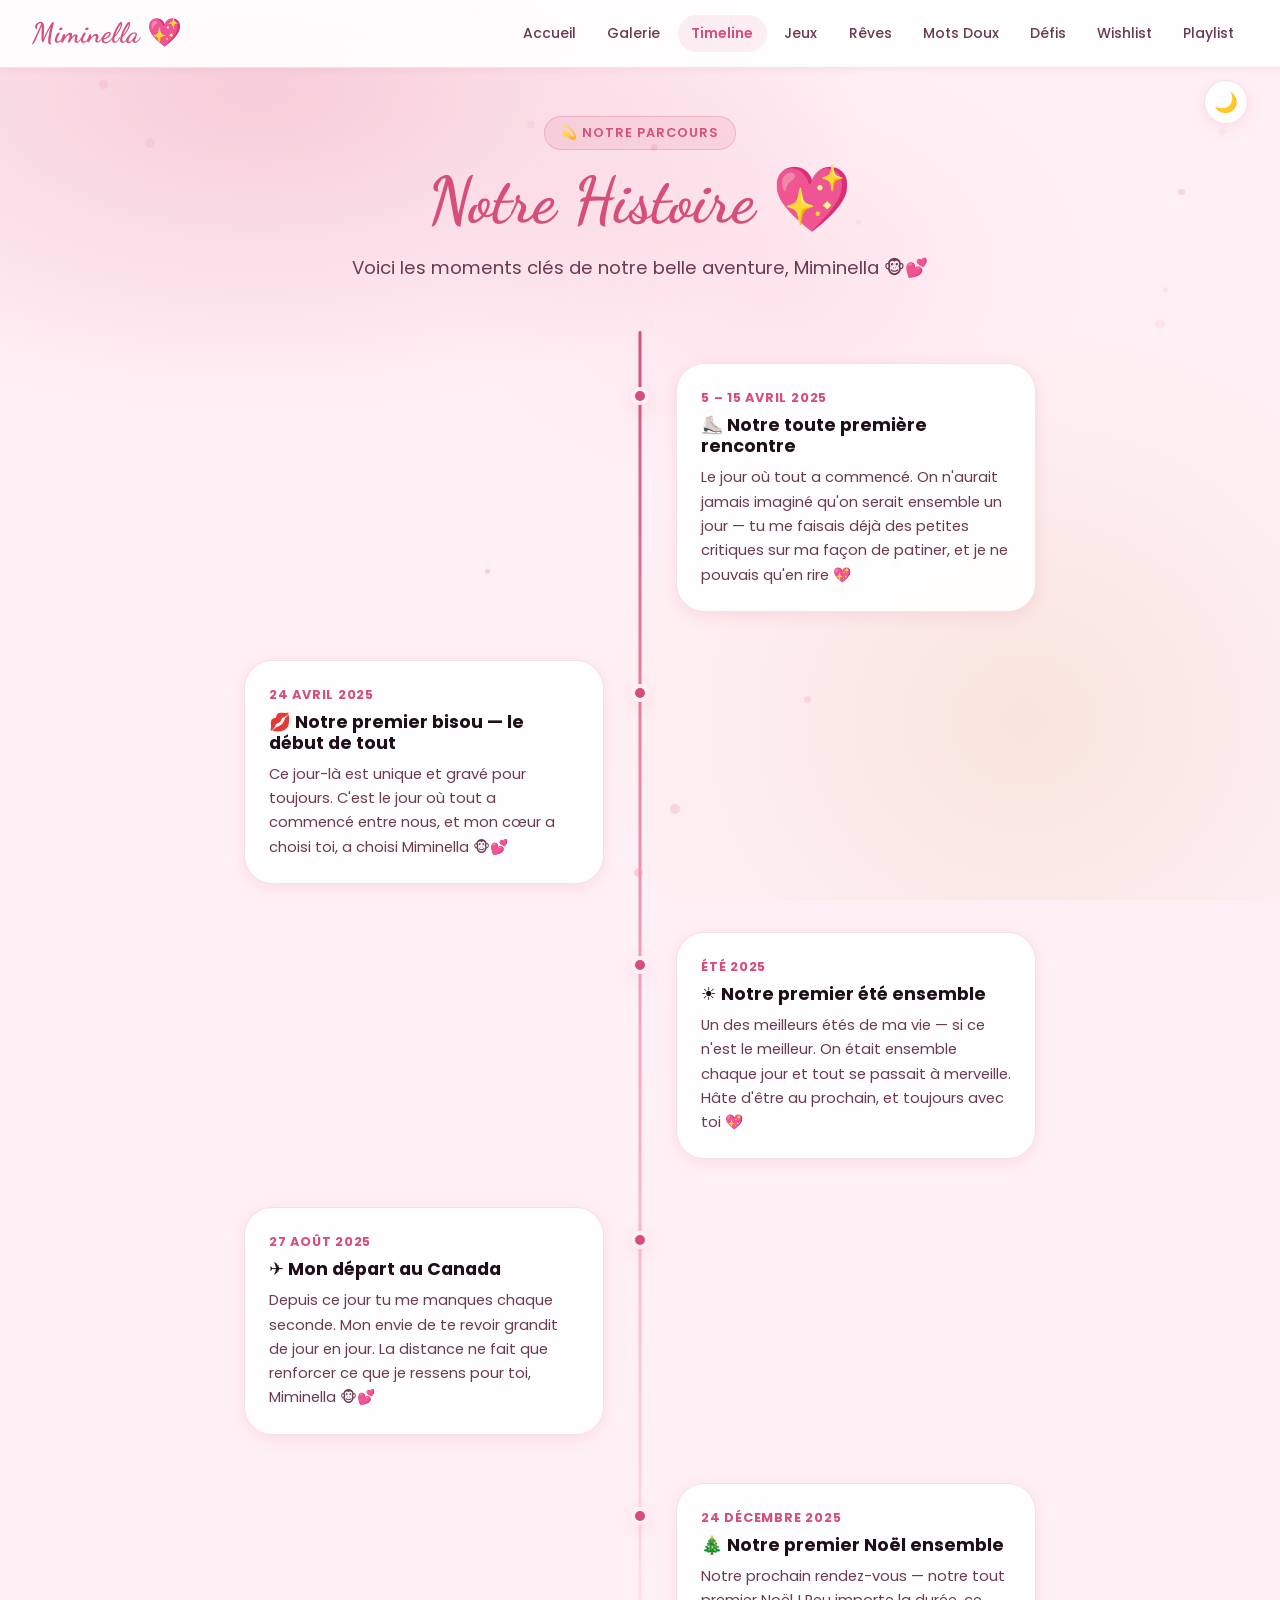
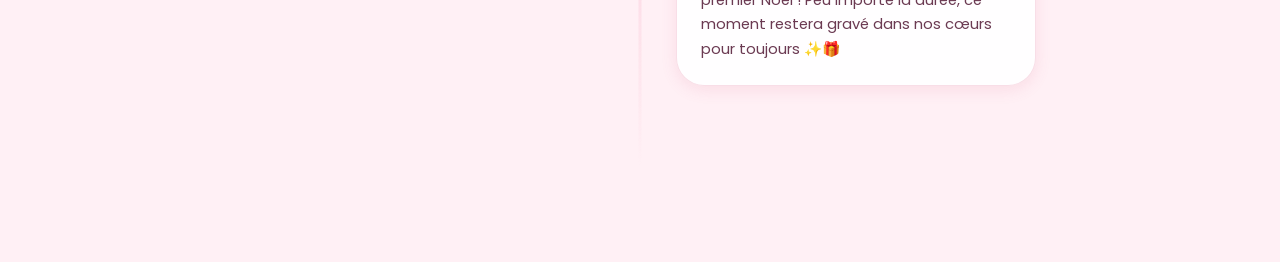
<file: timeline.html>
<!DOCTYPE html>
<html lang="fr">
<head>
  <meta charset="utf-8">
  <meta name="viewport" content="width=device-width,initial-scale=1">
  <title>Notre Histoire 💖 — Miminella</title>
  <meta name="description" content="La timeline de notre histoire d'amour">
  <link rel="preconnect" href="https://fonts.googleapis.com">
  <link rel="preconnect" href="https://fonts.gstatic.com" crossorigin>
  <link href="https://fonts.googleapis.com/css2?family=Poppins:wght@300;400;500;600;700&family=Dancing+Script:wght@400;600;700&display=swap" rel="stylesheet">
  <link rel="stylesheet" href="css/style.css">
</head>
<body>
  <div class="particles-bg" aria-hidden="true"></div>
  <nav class="navbar">
    <div class="nav-container">
      <a href="index.html" class="nav-brand">Miminella 💖</a>
      <button class="nav-toggle" aria-label="Menu"><span></span><span></span><span></span></button>
      <div class="nav-menu">
        <a href="index.html" class="nav-link">Accueil</a>
        <a href="galerie.html" class="nav-link">Galerie</a>
        <a href="timeline.html" class="nav-link active">Timeline</a>
        <a href="jeu.html" class="nav-link">Jeux</a>
        <a href="blog.html" class="nav-link">Rêves</a>
        <a href="roulette-mots.html" class="nav-link">Mots Doux</a>
        <a href="roulette-defis.html" class="nav-link">Défis</a>
        <a href="wishlist.html" class="nav-link">Wishlist</a>
        <a href="playlist.html" class="nav-link">Playlist</a>
      </div>
    </div>
  </nav>
  <button id="theme-toggle" class="theme-btn" aria-label="Changer le thème"><span class="theme-icon">🌙</span></button>
  <main class="page-main">
    <div class="container">
      <div class="page-header">
        <div class="page-header__badge">💫 Notre parcours</div>
        <h1 class="page-header__title">Notre Histoire 💖</h1>
        <p class="page-header__subtitle">Voici les moments clés de notre belle aventure, Miminella 🐵💕</p>
      </div>

      <div class="timeline">
        <div class="timeline__line"></div>

        <div class="timeline-event">
          <div class="timeline-dot"></div>
          <div class="timeline-content">
            <div class="date">5 – 15 avril 2025</div>
            <h3>⛸️ Notre toute première rencontre</h3>
            <p>Le jour où tout a commencé. On n'aurait jamais imaginé qu'on serait ensemble un jour — tu me faisais déjà des petites critiques sur ma façon de patiner, et je ne pouvais qu'en rire 💖</p>
          </div>
        </div>

        <div class="timeline-event">
          <div class="timeline-dot"></div>
          <div class="timeline-content">
            <div class="date">24 avril 2025</div>
            <h3>💋 Notre premier bisou — le début de tout</h3>
            <p>Ce jour-là est unique et gravé pour toujours. C'est le jour où tout a commencé entre nous, et mon cœur a choisi toi, a choisi Miminella 🐵💕</p>
          </div>
        </div>

        <div class="timeline-event">
          <div class="timeline-dot"></div>
          <div class="timeline-content">
            <div class="date">Été 2025</div>
            <h3>☀️ Notre premier été ensemble</h3>
            <p>Un des meilleurs étés de ma vie — si ce n'est le meilleur. On était ensemble chaque jour et tout se passait à merveille. Hâte d'être au prochain, et toujours avec toi 💖</p>
          </div>
        </div>

        <div class="timeline-event">
          <div class="timeline-dot"></div>
          <div class="timeline-content">
            <div class="date">27 août 2025</div>
            <h3>✈️ Mon départ au Canada</h3>
            <p>Depuis ce jour tu me manques chaque seconde. Mon envie de te revoir grandit de jour en jour. La distance ne fait que renforcer ce que je ressens pour toi, Miminella 🐵💕</p>
          </div>
        </div>

        <div class="timeline-event">
          <div class="timeline-dot"></div>
          <div class="timeline-content">
            <div class="date">24 décembre 2025</div>
            <h3>🎄 Notre premier Noël ensemble</h3>
            <p>Notre prochain rendez-vous — notre tout premier Noël ! Peu importe la durée, ce moment restera gravé dans nos cœurs pour toujours ✨🎁</p>
          </div>
        </div>

      </div>
    </div>
  </main>
  <script src="js/script.js"></script>
</body>
</html>
</file>
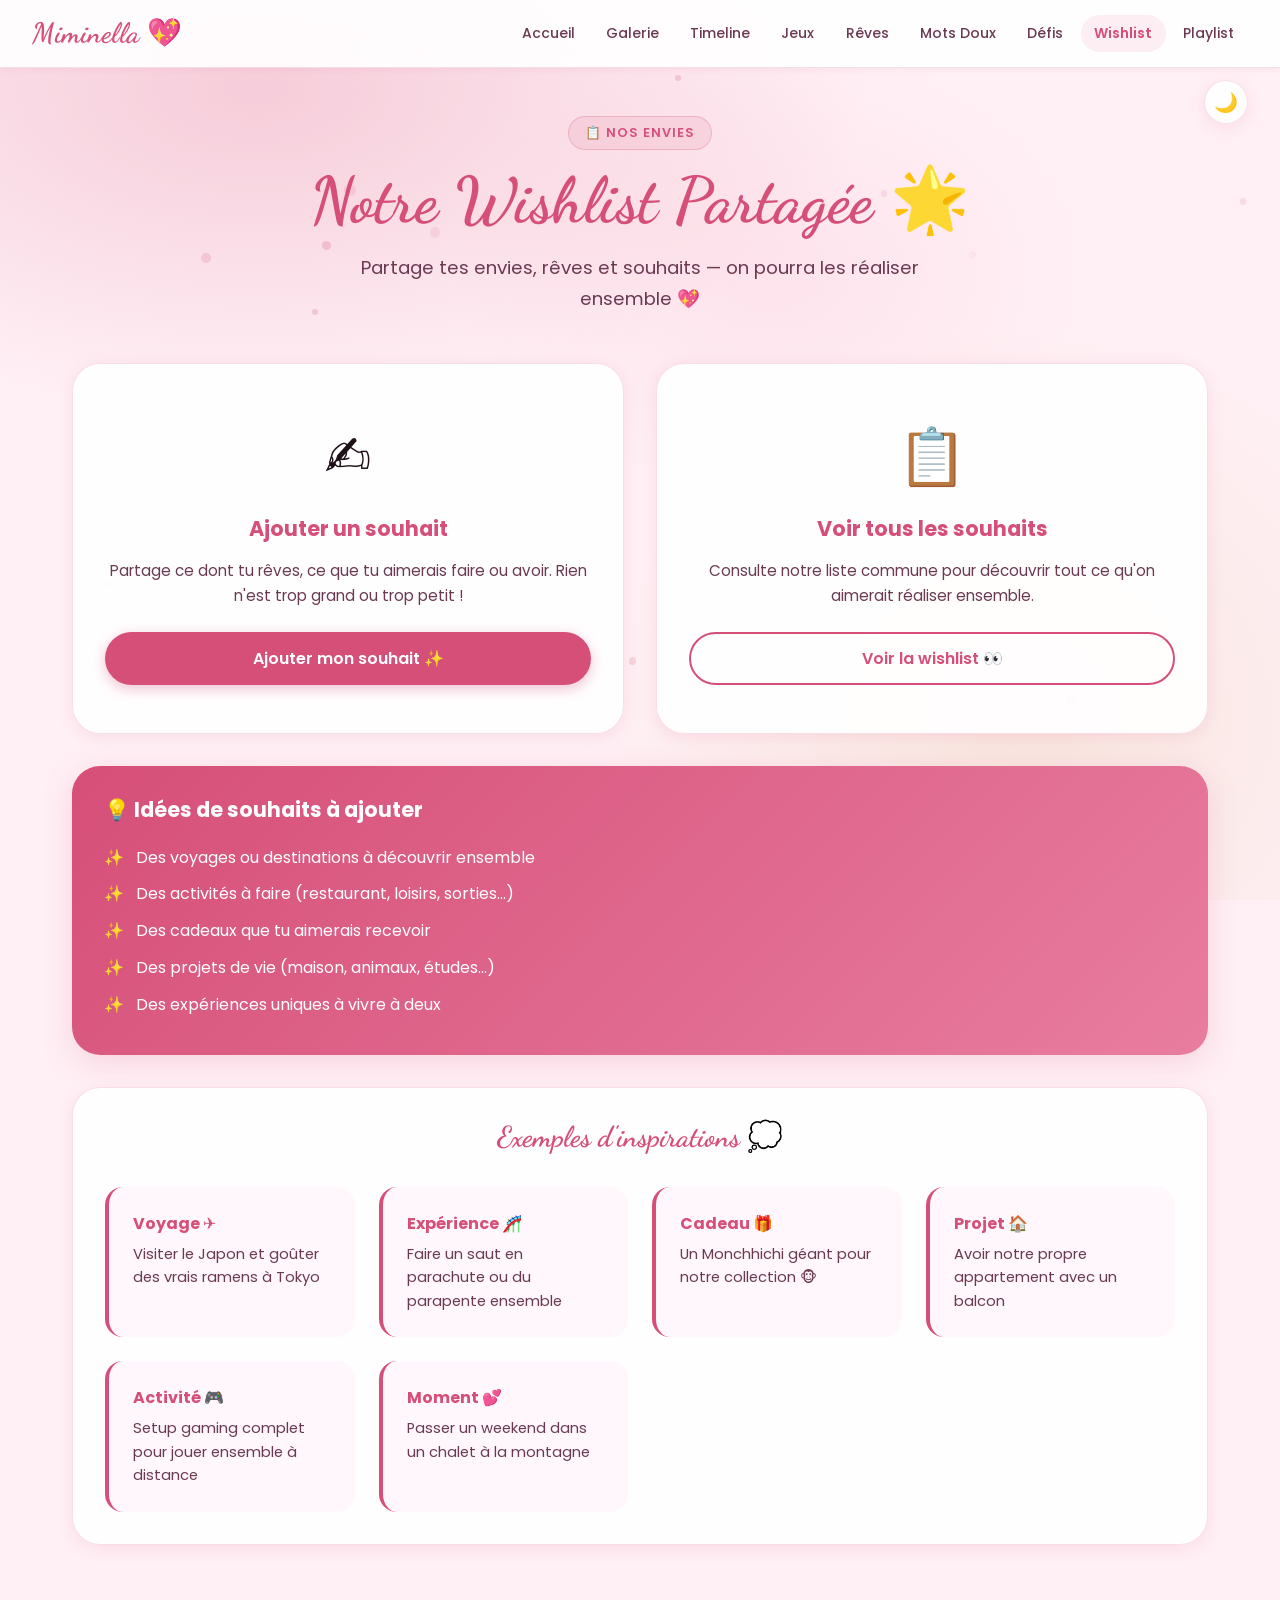
<file: wishlist.html>
<!DOCTYPE html>
<html lang="fr">
<head>
  <meta charset="utf-8">
  <meta name="viewport" content="width=device-width,initial-scale=1">
  <title>Notre Wishlist 🌟 — Miminella</title>
  <link rel="preconnect" href="https://fonts.googleapis.com">
  <link rel="preconnect" href="https://fonts.gstatic.com" crossorigin>
  <link href="https://fonts.googleapis.com/css2?family=Poppins:wght@300;400;500;600;700&family=Dancing+Script:wght@400;600;700&display=swap" rel="stylesheet">
  <link rel="stylesheet" href="css/style.css">
</head>
<body>
  <div class="particles-bg" aria-hidden="true"></div>
  <nav class="navbar">
    <div class="nav-container">
      <a href="index.html" class="nav-brand">Miminella 💖</a>
      <button class="nav-toggle" aria-label="Menu"><span></span><span></span><span></span></button>
      <div class="nav-menu">
        <a href="index.html" class="nav-link">Accueil</a>
        <a href="galerie.html" class="nav-link">Galerie</a>
        <a href="timeline.html" class="nav-link">Timeline</a>
        <a href="jeu.html" class="nav-link">Jeux</a>
        <a href="blog.html" class="nav-link">Rêves</a>
        <a href="roulette-mots.html" class="nav-link">Mots Doux</a>
        <a href="roulette-defis.html" class="nav-link">Défis</a>
        <a href="wishlist.html" class="nav-link active">Wishlist</a>
        <a href="playlist.html" class="nav-link">Playlist</a>
      </div>
    </div>
  </nav>
  <button id="theme-toggle" class="theme-btn" aria-label="Changer le thème"><span class="theme-icon">🌙</span></button>
  <main class="page-main">
    <div class="container">
      <div class="page-header">
        <div class="page-header__badge">📋 Nos envies</div>
        <h1 class="page-header__title">Notre Wishlist Partagée 🌟</h1>
        <p class="page-header__subtitle">Partage tes envies, rêves et souhaits — on pourra les réaliser ensemble 💖</p>
      </div>

      <div class="wishlist-actions">
        <div class="action-card">
          <span class="action-icon">✍️</span>
          <h3>Ajouter un souhait</h3>
          <p>Partage ce dont tu rêves, ce que tu aimerais faire ou avoir. Rien n'est trop grand ou trop petit !</p>
          <button onclick="window.open('https://docs.google.com/forms/d/e/1FAIpQLSefXKhBErizwADrhCl4V43-HNwWxLz7z-Jd6tD3ajzUvsjDig/viewform?usp=header', '_blank')" class="btn btn-primary" style="width:100%">
            Ajouter mon souhait ✨
          </button>
        </div>
        <div class="action-card">
          <span class="action-icon">📋</span>
          <h3>Voir tous les souhaits</h3>
          <p>Consulte notre liste commune pour découvrir tout ce qu'on aimerait réaliser ensemble.</p>
          <button onclick="window.open('https://docs.google.com/spreadsheets/d/1MGradCz0PXVhPYjqi9QmaVdh4lLDGs6Gx4QfioPC434/edit?resourcekey=&gid=1927656711#gid=1927656711', '_blank')" class="btn btn-ghost" style="width:100%">
            Voir la wishlist 👀
          </button>
        </div>
      </div>

      <div class="info-box">
        <h4>💡 Idées de souhaits à ajouter</h4>
        <ul>
          <li>Des voyages ou destinations à découvrir ensemble</li>
          <li>Des activités à faire (restaurant, loisirs, sorties...)</li>
          <li>Des cadeaux que tu aimerais recevoir</li>
          <li>Des projets de vie (maison, animaux, études...)</li>
          <li>Des expériences uniques à vivre à deux</li>
        </ul>
      </div>

      <div class="card" style="margin-top:2rem">
        <h3 style="font-family:'Dancing Script',cursive;font-size:1.8rem;color:var(--rose);text-align:center;margin-bottom:1.5rem">Exemples d'inspirations 💭</h3>
        <div class="examples-grid">
          <div class="example-item"><strong>Voyage ✈️</strong><p>Visiter le Japon et goûter des vrais ramens à Tokyo</p></div>
          <div class="example-item"><strong>Expérience 🎢</strong><p>Faire un saut en parachute ou du parapente ensemble</p></div>
          <div class="example-item"><strong>Cadeau 🎁</strong><p>Un Monchhichi géant pour notre collection 🐵</p></div>
          <div class="example-item"><strong>Projet 🏠</strong><p>Avoir notre propre appartement avec un balcon</p></div>
          <div class="example-item"><strong>Activité 🎮</strong><p>Setup gaming complet pour jouer ensemble à distance</p></div>
          <div class="example-item"><strong>Moment 💕</strong><p>Passer un weekend dans un chalet à la montagne</p></div>
        </div>
      </div>

    </div>
  </main>
  <script src="js/script.js"></script>
</body>
</html>
</file>
<file: css/style.css>
/* ===================================================
   DESIGN SYSTEM — Miminella 💖
   =================================================== */

:root {
  --rose:        #d64f78;
  --rose-hover:  #b83c63;
  --rose-light:  #f7a8c0;
  --rose-pale:   #fde8f0;
  --gold:        #c8973a;
  --plum:        #1e0f18;
  --plum-mid:    #3c1f30;

  /* Light theme surfaces */
  --bg-body:     #fff0f5;
  --surface-1:   rgba(255, 255, 255, 0.92);
  --surface-2:   rgba(255, 245, 250, 0.80);
  --surface-3:   rgba(255, 240, 247, 0.65);
  --border:      rgba(214, 79, 120, 0.18);
  --border-hover:rgba(214, 79, 120, 0.50);

  --text-1:  #1e0f18;
  --text-2:  #6b3a52;
  --text-3:  #9d6a7e;

  /* Shadows */
  --sh-xs: 0 2px 6px rgba(214, 79, 120, 0.08);
  --sh-sm: 0 4px 16px rgba(214, 79, 120, 0.12);
  --sh-md: 0 8px 32px rgba(214, 79, 120, 0.18);
  --sh-lg: 0 16px 56px rgba(214, 79, 120, 0.24);
  --sh-xl: 0 28px 80px rgba(214, 79, 120, 0.30);

  /* Spacing */
  --s1: 0.5rem;  --s2: 1rem;   --s3: 1.5rem;
  --s4: 2rem;    --s5: 3rem;   --s6: 4rem;

  /* Radius */
  --r-sm: 10px;  --r-md: 18px;  --r-lg: 28px;
  --r-xl: 40px;  --r-full: 9999px;

  /* Transitions */
  --t: 0.3s cubic-bezier(0.4, 0, 0.2, 1);
  --t-bounce: 0.4s cubic-bezier(0.34, 1.56, 0.64, 1);

  /* Nav height */
  --nav-h: 68px;
}

/* Dark theme */
body.dark-theme {
  --bg-body:   #120810;
  --surface-1: rgba(35, 15, 28, 0.95);
  --surface-2: rgba(50, 22, 40, 0.88);
  --surface-3: rgba(60, 28, 48, 0.75);
  --border:    rgba(247, 168, 192, 0.15);
  --border-hover: rgba(247, 168, 192, 0.40);
  --text-1:  #f9e8f2;
  --text-2:  #d4a0b8;
  --text-3:  #9d6a7e;
  --rose:       #f7a8c0;
  --rose-hover: #fbbfd1;
  --sh-xs: 0 2px 6px rgba(0,0,0,0.3);
  --sh-sm: 0 4px 16px rgba(0,0,0,0.4);
  --sh-md: 0 8px 32px rgba(0,0,0,0.5);
  --sh-lg: 0 16px 56px rgba(0,0,0,0.6);
}

/* ===================================================
   RESET + BASE
   =================================================== */
*, *::before, *::after {
  margin: 0; padding: 0;
  box-sizing: border-box;
}

html { scroll-behavior: smooth; font-size: 16px; }

body {
  font-family: 'Poppins', system-ui, sans-serif;
  background-color: var(--bg-body);
  color: var(--text-1);
  min-height: 100vh;
  overflow-x: hidden;
  position: relative;
  line-height: 1.6;
  transition: background-color 0.4s var(--t), color 0.4s var(--t);
}

/* Animated mesh background */
body::before {
  content: '';
  position: fixed;
  inset: 0;
  z-index: -1;
  background:
    radial-gradient(ellipse 80% 60% at 20% 10%, rgba(214,79,120,0.22) 0%, transparent 60%),
    radial-gradient(ellipse 60% 80% at 80% 80%, rgba(200,151,58,0.12) 0%, transparent 55%),
    radial-gradient(ellipse 50% 50% at 60% 30%, rgba(247,168,192,0.18) 0%, transparent 50%),
    var(--bg-body);
  animation: bgShift 20s ease-in-out infinite alternate;
}

body.dark-theme::before {
  background:
    radial-gradient(ellipse 80% 60% at 20% 10%, rgba(90,20,55,0.5) 0%, transparent 60%),
    radial-gradient(ellipse 60% 80% at 80% 80%, rgba(60,15,40,0.4) 0%, transparent 55%),
    var(--bg-body);
}

@keyframes bgShift {
  0%   { background-position: 0% 50%; }
  100% { background-position: 100% 50%; }
}

img { max-width: 100%; height: auto; display: block; }
a  { color: inherit; text-decoration: none; }
button { font-family: inherit; cursor: pointer; }
h1, h2, h3, h4, h5, h6 { line-height: 1.2; }

/* ===================================================
   PARTICLES
   =================================================== */
.particles-bg {
  position: fixed; inset: 0;
  pointer-events: none; z-index: 0; overflow: hidden;
}

/* ===================================================
   FLOATING HEARTS
   =================================================== */
.floating-hearts {
  position: fixed; inset: 0;
  pointer-events: none; z-index: 1; overflow: hidden;
}

.heart-particle {
  position: absolute;
  font-size: 1.6rem;
  opacity: 0;
  animation: floatUp 12s linear infinite;
  filter: drop-shadow(0 0 6px rgba(214,79,120,0.4));
}

@keyframes floatUp {
  0%   { transform: translateY(100vh) rotate(0deg) scale(0.5); opacity: 0; }
  8%   { opacity: 0.7; }
  92%  { opacity: 0.7; }
  100% { transform: translateY(-120px) rotate(360deg) scale(1.2); opacity: 0; }
}

/* ===================================================
   NAVIGATION
   =================================================== */
.navbar {
  position: fixed; top: 0; left: 0; right: 0;
  height: var(--nav-h);
  background: var(--surface-1);
  backdrop-filter: blur(24px) saturate(180%);
  -webkit-backdrop-filter: blur(24px) saturate(180%);
  border-bottom: 1px solid var(--border);
  box-shadow: var(--sh-xs);
  z-index: 1000;
  transition: all var(--t);
}

.navbar.scrolled {
  box-shadow: var(--sh-sm);
}

.nav-container {
  max-width: 1280px;
  height: 100%;
  margin: 0 auto;
  padding: 0 var(--s4);
  display: flex;
  align-items: center;
  justify-content: space-between;
  gap: var(--s2);
}

.nav-brand {
  font-family: 'Dancing Script', cursive;
  font-size: 1.75rem;
  font-weight: 700;
  color: var(--rose);
  white-space: nowrap;
  letter-spacing: 0.5px;
  transition: color var(--t);
}

.nav-brand:hover { color: var(--rose-hover); }

.nav-menu {
  display: flex;
  align-items: center;
  gap: 0.25rem;
}

.nav-link {
  color: var(--text-2);
  font-size: 0.875rem;
  font-weight: 500;
  padding: 0.45rem 0.85rem;
  border-radius: var(--r-full);
  transition: all var(--t);
  white-space: nowrap;
  position: relative;
}

.nav-link:hover,
.nav-link.active {
  color: var(--rose);
  background: rgba(214, 79, 120, 0.09);
}

.nav-link.active {
  font-weight: 600;
}

/* Hamburger */
.nav-toggle {
  display: none;
  flex-direction: column;
  justify-content: center;
  gap: 5px;
  width: 40px; height: 40px;
  background: none; border: none;
  padding: 6px;
  border-radius: var(--r-sm);
  transition: background var(--t);
}

.nav-toggle:hover { background: var(--surface-3); }

.nav-toggle span {
  display: block;
  width: 22px; height: 2px;
  background: var(--rose);
  border-radius: 2px;
  transition: all var(--t);
  transform-origin: center;
}

.nav-toggle.active span:nth-child(1) { transform: rotate(45deg) translate(5px, 5px); }
.nav-toggle.active span:nth-child(2) { opacity: 0; transform: scaleX(0); }
.nav-toggle.active span:nth-child(3) { transform: rotate(-45deg) translate(5px, -5px); }

/* ===================================================
   THEME TOGGLE
   =================================================== */
.theme-btn {
  position: fixed;
  top: calc(var(--nav-h) + 12px);
  right: var(--s4);
  width: 44px; height: 44px;
  border-radius: var(--r-full);
  background: var(--surface-1);
  backdrop-filter: blur(20px);
  border: 1px solid var(--border);
  box-shadow: var(--sh-sm);
  z-index: 999;
  display: flex; align-items: center; justify-content: center;
  font-size: 1.2rem;
  transition: all var(--t);
}

.theme-btn:hover {
  transform: rotate(20deg) scale(1.1);
  box-shadow: var(--sh-md);
  border-color: var(--border-hover);
}

/* ===================================================
   BACK TO TOP
   =================================================== */
.back-to-top {
  position: fixed;
  bottom: var(--s4); right: var(--s4);
  width: 44px; height: 44px;
  border-radius: var(--r-full);
  background: var(--rose);
  color: white;
  border: none;
  font-size: 1.2rem;
  box-shadow: var(--sh-md);
  opacity: 0; visibility: hidden;
  z-index: 999;
  transition: all var(--t);
  display: flex; align-items: center; justify-content: center;
}

.back-to-top.visible { opacity: 1; visibility: visible; }
.back-to-top:hover { background: var(--rose-hover); transform: translateY(-3px); }

/* ===================================================
   LAYOUT
   =================================================== */
.container {
  max-width: 1200px;
  margin: 0 auto;
  padding: 0 var(--s4);
  position: relative;
  z-index: 10;
}

.page-main {
  padding-top: calc(var(--nav-h) + var(--s5));
  padding-bottom: var(--s6);
  min-height: 100vh;
}

/* ===================================================
   PAGE HEADER (shared across pages)
   =================================================== */
.page-header {
  text-align: center;
  margin-bottom: var(--s5);
  animation: fadeInDown 0.7s ease both;
}

.page-header__badge {
  display: inline-flex;
  align-items: center;
  gap: var(--s1);
  background: rgba(214, 79, 120, 0.10);
  color: var(--rose);
  font-size: 0.8rem;
  font-weight: 600;
  letter-spacing: 0.08em;
  text-transform: uppercase;
  padding: 0.35rem 1rem;
  border-radius: var(--r-full);
  border: 1px solid rgba(214, 79, 120, 0.25);
  margin-bottom: var(--s2);
}

.page-header__title {
  font-family: 'Dancing Script', cursive;
  font-size: clamp(2.5rem, 6vw, 4rem);
  color: var(--rose);
  margin-bottom: var(--s2);
  line-height: 1.1;
}

.page-header__subtitle {
  font-size: clamp(1rem, 2vw, 1.15rem);
  color: var(--text-2);
  max-width: 620px;
  margin: 0 auto;
  line-height: 1.7;
}

/* ===================================================
   HERO — index.html
   =================================================== */
.hero-section {
  min-height: 100vh;
  display: flex;
  align-items: center;
  justify-content: center;
  padding: calc(var(--nav-h) + var(--s3)) var(--s4) var(--s6);
}

.hero-card {
  background: var(--surface-1);
  backdrop-filter: blur(24px);
  border: 1px solid var(--border);
  border-radius: var(--r-xl);
  padding: var(--s5) var(--s5);
  max-width: 900px;
  width: 100%;
  text-align: center;
  box-shadow: var(--sh-lg);
  animation: fadeInUp 0.8s ease both;
}

.hero-title {
  font-family: 'Dancing Script', cursive;
  font-size: clamp(2.8rem, 7vw, 4.5rem);
  color: var(--rose);
  line-height: 1.1;
  margin-bottom: var(--s2);
  animation: titleFloat 4s ease-in-out infinite;
}

@keyframes titleFloat {
  0%, 100% { transform: translateY(0px); }
  50%       { transform: translateY(-8px); }
}

.hero-subtitle {
  font-size: 1.1rem;
  color: var(--text-2);
  max-width: 600px;
  margin: 0 auto var(--s4);
  line-height: 1.7;
}

/* ===================================================
   STAT CARDS
   =================================================== */
.stats-grid {
  display: grid;
  grid-template-columns: repeat(auto-fit, minmax(200px, 1fr));
  gap: var(--s3);
  margin: var(--s4) 0;
}

.stat-card {
  background: var(--surface-2);
  border: 1px solid var(--border);
  border-radius: var(--r-lg);
  padding: var(--s3) var(--s2);
  transition: all var(--t);
  position: relative;
  overflow: hidden;
}

.stat-card::before {
  content: '';
  position: absolute;
  top: 0; left: 0; right: 0;
  height: 3px;
  background: linear-gradient(90deg, var(--rose), var(--rose-light));
  border-radius: var(--r-sm) var(--r-sm) 0 0;
  opacity: 0;
  transition: opacity var(--t);
}

.stat-card:hover {
  transform: translateY(-4px);
  box-shadow: var(--sh-md);
  border-color: var(--border-hover);
}

.stat-card:hover::before { opacity: 1; }

.stat-icon {
  font-size: 2rem;
  margin-bottom: var(--s1);
  display: block;
}

.stat-card h3 {
  font-size: 0.8rem;
  color: var(--text-3);
  text-transform: uppercase;
  letter-spacing: 0.06em;
  font-weight: 600;
  margin-bottom: var(--s1);
}

.stat-value {
  font-size: 0.95rem;
  color: var(--text-1);
  font-weight: 600;
  font-variant-numeric: tabular-nums;
  letter-spacing: -0.01em;
}

/* ===================================================
   CITATION BOX
   =================================================== */
.citation-box {
  background: var(--surface-3);
  border: 1px solid var(--border);
  border-radius: var(--r-lg);
  padding: var(--s4) var(--s4);
  margin: var(--s4) 0;
  position: relative;
  overflow: hidden;
}

.citation-box::before {
  content: '\201C';
  position: absolute;
  top: -10px; left: 16px;
  font-size: 7rem;
  color: var(--rose);
  opacity: 0.08;
  font-family: Georgia, serif;
  line-height: 1;
  pointer-events: none;
}

#citation {
  font-family: 'Dancing Script', cursive;
  font-size: 1.5rem;
  color: var(--rose);
  font-style: italic;
  line-height: 1.5;
  position: relative;
  z-index: 1;
}

/* ===================================================
   CTA + SECRET ELEMENTS
   =================================================== */
.cta-section {
  display: flex;
  gap: var(--s3);
  justify-content: center;
  align-items: center;
  flex-wrap: wrap;
  margin: var(--s4) 0;
}

.secret-heart {
  font-size: 3.5rem;
  cursor: pointer;
  transition: all var(--t-bounce);
  display: inline-block;
  line-height: 1;
  filter: drop-shadow(0 0 8px rgba(214,79,120,0.3));
}

.secret-heart:hover {
  transform: scale(1.15);
  filter: drop-shadow(0 0 20px rgba(214,79,120,0.7));
}

.heart-pulse {
  display: inline-block;
  animation: heartBeat 1.8s ease-in-out infinite;
}

@keyframes heartBeat {
  0%, 100% { transform: scale(1); }
  20% { transform: scale(1.12); }
  40% { transform: scale(1); }
  60% { transform: scale(1.08); }
}

.secret-heart:hover .heart-pulse {
  animation-duration: 0.6s;
}

.hero-footer {
  margin-top: var(--s4);
  color: var(--text-3);
  font-size: 1rem;
  line-height: 1.8;
}

/* ===================================================
   BUTTONS
   =================================================== */
.btn {
  display: inline-flex;
  align-items: center;
  justify-content: center;
  gap: 0.5rem;
  border: none;
  border-radius: var(--r-full);
  font-family: inherit;
  font-weight: 600;
  cursor: pointer;
  transition: all var(--t);
  white-space: nowrap;
  text-decoration: none;
}

.btn-primary {
  background: var(--rose);
  color: white;
  padding: 0.85rem 2rem;
  font-size: 1rem;
  box-shadow: 0 4px 14px rgba(214, 79, 120, 0.35);
}

.btn-primary:hover {
  background: var(--rose-hover);
  transform: translateY(-2px);
  box-shadow: 0 8px 20px rgba(214, 79, 120, 0.45);
}

.btn-primary:active { transform: translateY(0); }

.btn-secondary {
  background: var(--rose);
  color: white;
  padding: 0.85rem 2rem;
  font-size: 1rem;
  box-shadow: 0 4px 14px rgba(214, 79, 120, 0.35);
}

.btn-secondary:hover {
  background: var(--rose-hover);
  transform: translateY(-2px);
  box-shadow: 0 8px 20px rgba(214, 79, 120, 0.45);
}

.btn-ghost {
  background: transparent;
  color: var(--rose);
  padding: 0.75rem 1.75rem;
  font-size: 1rem;
  border: 2px solid var(--rose);
}

.btn-ghost:hover {
  background: rgba(214, 79, 120, 0.08);
  transform: translateY(-2px);
}

.btn-sm { padding: 0.55rem 1.25rem; font-size: 0.875rem; }
.btn-lg { padding: 1.1rem 2.75rem; font-size: 1.1rem; }

/* ===================================================
   CARD (generic)
   =================================================== */
.card {
  background: var(--surface-1);
  border: 1px solid var(--border);
  border-radius: var(--r-lg);
  padding: var(--s4);
  box-shadow: var(--sh-sm);
  transition: all var(--t);
}

.card:hover {
  transform: translateY(-4px);
  box-shadow: var(--sh-md);
  border-color: var(--border-hover);
}

/* ===================================================
   GALERIE
   =================================================== */
.gallery {
  columns: 4 240px;
  column-gap: var(--s2);
  margin: var(--s4) 0;
}

.gallery-item {
  break-inside: avoid;
  margin-bottom: var(--s2);
  border-radius: var(--r-md);
  overflow: hidden;
  cursor: pointer;
  position: relative;
  box-shadow: var(--sh-sm);
  transition: all var(--t);
}

.gallery-item img {
  width: 100%;
  height: auto;
  display: block;
  transition: transform 0.5s var(--t);
}

.gallery-item::after {
  content: '🔍';
  position: absolute;
  inset: 0;
  background: rgba(214, 79, 120, 0.4);
  display: flex;
  align-items: center;
  justify-content: center;
  font-size: 2rem;
  opacity: 0;
  transition: opacity var(--t);
  backdrop-filter: blur(2px);
}

.gallery-item:hover { box-shadow: var(--sh-md); }
.gallery-item:hover img { transform: scale(1.05); }
.gallery-item:hover::after { opacity: 1; }

/* Lightbox */
.lightbox {
  position: fixed; inset: 0;
  background: rgba(0, 0, 0, 0.92);
  backdrop-filter: blur(12px);
  display: flex;
  flex-direction: column;
  align-items: center;
  justify-content: center;
  z-index: 2000;
  animation: fadeIn 0.25s ease;
  padding: var(--s4);
}

.lightbox.hidden { display: none; }

.lightbox__img-wrap {
  position: relative;
  max-width: 90vw;
  max-height: 82vh;
  display: flex;
  align-items: center;
  justify-content: center;
  gap: var(--s2);
}

.lightbox img {
  max-width: 80vw;
  max-height: 80vh;
  border-radius: var(--r-lg);
  box-shadow: 0 24px 80px rgba(0,0,0,0.6);
  animation: zoomIn 0.3s var(--t-bounce);
  object-fit: contain;
}

.lightbox__close {
  position: fixed;
  top: var(--s3); right: var(--s3);
  width: 48px; height: 48px;
  background: rgba(255,255,255,0.12);
  border: 1px solid rgba(255,255,255,0.2);
  border-radius: var(--r-full);
  color: white;
  font-size: 1.4rem;
  display: flex; align-items: center; justify-content: center;
  cursor: pointer;
  transition: all var(--t);
  z-index: 2010;
  backdrop-filter: blur(8px);
}

.lightbox__close:hover { background: rgba(255,255,255,0.22); transform: rotate(90deg); }

.lightbox__nav {
  position: fixed;
  top: 50%; transform: translateY(-50%);
  width: 48px; height: 48px;
  background: rgba(255,255,255,0.12);
  border: 1px solid rgba(255,255,255,0.2);
  border-radius: var(--r-full);
  color: white;
  font-size: 1.3rem;
  display: flex; align-items: center; justify-content: center;
  cursor: pointer;
  transition: all var(--t);
  backdrop-filter: blur(8px);
  z-index: 2010;
}

.lightbox__nav:hover { background: rgba(255,255,255,0.25); }
.lightbox__prev { left: var(--s2); }
.lightbox__next { right: var(--s2); }

.lightbox__counter {
  color: rgba(255,255,255,0.6);
  font-size: 0.875rem;
  margin-top: var(--s2);
  text-align: center;
  position: fixed;
  bottom: var(--s3); left: 50%; transform: translateX(-50%);
}

/* ===================================================
   TIMELINE
   =================================================== */
.timeline {
  position: relative;
  max-width: 820px;
  margin: var(--s4) auto;
  padding: var(--s4) 0;
}

.timeline__line {
  position: absolute;
  left: 50%;
  transform: translateX(-50%);
  top: 0; bottom: 0;
  width: 3px;
  background: linear-gradient(to bottom, var(--rose), var(--rose-light), transparent);
  border-radius: 3px;
}

.timeline-event {
  position: relative;
  display: flex;
  justify-content: flex-end;
  margin-bottom: var(--s5);
  padding-right: calc(50% + 36px);
  animation: slideInLeft 0.6s ease both;
}

.timeline-event:nth-child(even) {
  justify-content: flex-start;
  padding-right: 0;
  padding-left: calc(50% + 36px);
  animation: slideInRight 0.6s ease both;
}

.timeline-event:nth-child(1)  { animation-delay: 0.1s; }
.timeline-event:nth-child(2)  { animation-delay: 0.2s; }
.timeline-event:nth-child(3)  { animation-delay: 0.3s; }
.timeline-event:nth-child(4)  { animation-delay: 0.4s; }
.timeline-event:nth-child(5)  { animation-delay: 0.5s; }

.timeline-dot {
  position: absolute;
  left: 50%;
  top: 24px;
  transform: translateX(-50%);
  width: 18px; height: 18px;
  background: var(--rose);
  border: 4px solid var(--bg-body);
  border-radius: var(--r-full);
  box-shadow: var(--sh-sm);
  z-index: 2;
  transition: transform var(--t-bounce);
}

.timeline-event:hover .timeline-dot {
  transform: translateX(-50%) scale(1.4);
}

.timeline-content {
  background: var(--surface-1);
  border: 1px solid var(--border);
  border-radius: var(--r-lg);
  padding: var(--s3);
  max-width: 360px;
  box-shadow: var(--sh-sm);
  transition: all var(--t);
}

.timeline-content:hover {
  box-shadow: var(--sh-md);
  border-color: var(--border-hover);
  transform: scale(1.02);
}

.timeline-content .date {
  color: var(--rose);
  font-size: 0.8rem;
  font-weight: 700;
  text-transform: uppercase;
  letter-spacing: 0.06em;
  margin-bottom: 0.4rem;
}

.timeline-content h3 {
  color: var(--text-1);
  font-size: 1.1rem;
  font-weight: 700;
  margin-bottom: 0.5rem;
}

.timeline-content p {
  color: var(--text-2);
  font-size: 0.92rem;
  line-height: 1.65;
}

/* ===================================================
   BLOG / DREAMS
   =================================================== */
.dreams-grid {
  display: grid;
  grid-template-columns: repeat(auto-fill, minmax(280px, 1fr));
  gap: var(--s3);
  margin: var(--s4) 0;
}

.dream-card {
  background: var(--surface-1);
  border: 1px solid var(--border);
  border-radius: var(--r-lg);
  padding: var(--s4);
  box-shadow: var(--sh-sm);
  text-align: center;
  transition: all var(--t);
  position: relative;
  overflow: hidden;
  animation: fadeInUp 0.6s ease both;
}

.dream-card::after {
  content: '';
  position: absolute;
  inset: 0;
  background: linear-gradient(135deg, rgba(214,79,120,0.06), transparent 60%);
  pointer-events: none;
}

.dream-card:hover {
  transform: translateY(-6px) scale(1.02);
  box-shadow: var(--sh-lg);
  border-color: var(--border-hover);
}

.dream-icon {
  font-size: 3rem;
  margin-bottom: var(--s2);
  display: inline-block;
  animation: bounce 3s ease-in-out infinite;
}

.dream-title {
  color: var(--rose);
  font-size: 1.2rem;
  font-weight: 700;
  margin-bottom: 0.6rem;
}

.dream-description {
  color: var(--text-2);
  font-size: 0.92rem;
  line-height: 1.65;
}

/* Citation du jour */
.daily-quote {
  background: linear-gradient(135deg, var(--rose) 0%, #e87da0 50%, #f7a8c0 100%);
  color: white;
  border-radius: var(--r-xl);
  padding: var(--s5) var(--s4);
  text-align: center;
  box-shadow: var(--sh-lg);
  margin-bottom: var(--s5);
  position: relative;
  overflow: hidden;
}

.daily-quote::before {
  content: '\201C';
  position: absolute;
  top: -30px; left: 16px;
  font-size: 10rem;
  opacity: 0.12;
  font-family: Georgia, serif;
  line-height: 1;
  pointer-events: none;
}

.daily-quote-text {
  font-family: 'Dancing Script', cursive;
  font-size: clamp(1.5rem, 4vw, 2.2rem);
  line-height: 1.5;
  position: relative;
  z-index: 1;
  text-shadow: 0 2px 8px rgba(0,0,0,0.15);
}

.quote-refresh {
  margin-top: var(--s3);
  background: rgba(255,255,255,0.22);
  color: white;
  border: 2px solid rgba(255,255,255,0.4);
  padding: 0.65rem 1.75rem;
  border-radius: var(--r-full);
  font-weight: 600;
  cursor: pointer;
  transition: all var(--t);
  position: relative;
  z-index: 1;
  font-size: 0.95rem;
}

.quote-refresh:hover {
  background: rgba(255,255,255,0.32);
  transform: translateY(-2px);
}

/* ===================================================
   JEUX
   =================================================== */
.game-tabs {
  display: flex;
  gap: var(--s1);
  flex-wrap: wrap;
  justify-content: center;
  margin-bottom: var(--s4);
}

.game-tab {
  background: var(--surface-2);
  border: 2px solid var(--border);
  color: var(--text-2);
  padding: 0.65rem 1.5rem;
  border-radius: var(--r-full);
  font-weight: 600;
  font-size: 0.9rem;
  cursor: pointer;
  transition: all var(--t);
}

.game-tab:hover, .game-tab.active {
  background: var(--rose);
  border-color: var(--rose);
  color: white;
  box-shadow: 0 4px 14px rgba(214,79,120,0.35);
}

.game-panel {
  display: none;
  animation: fadeInUp 0.4s ease;
}

.game-panel.active { display: block; }

#game-area {
  position: relative;
  height: 420px;
  background: var(--surface-2);
  border: 1px solid var(--border);
  border-radius: var(--r-lg);
  overflow: hidden;
  margin: var(--s3) 0;
}

#player {
  position: absolute;
  bottom: 20px;
  width: 56px; height: 56px;
  background: var(--rose);
  border-radius: var(--r-full);
  border: 3px solid white;
  box-shadow: var(--sh-md);
  transition: left 0.08s linear;
  display: flex; align-items: center; justify-content: center;
  font-size: 1.6rem;
}

#score {
  position: absolute;
  top: var(--s2); right: var(--s2);
  background: var(--rose);
  color: white;
  padding: 0.4rem 1rem;
  border-radius: var(--r-full);
  font-weight: 700;
  font-size: 0.9rem;
  box-shadow: var(--sh-sm);
}

#win-message {
  position: absolute;
  top: 50%; left: 50%;
  transform: translate(-50%, -50%);
  background: var(--rose);
  color: white;
  padding: var(--s3) var(--s4);
  border-radius: var(--r-lg);
  text-align: center;
  font-size: 1.3rem;
  font-weight: 700;
  box-shadow: var(--sh-xl);
  animation: bounceIn 0.6s var(--t-bounce);
  z-index: 10;
}

#win-message.hidden { display: none; }

/* Quiz */
.quiz-option {
  display: flex;
  align-items: center;
  gap: var(--s2);
  padding: var(--s2) var(--s3);
  background: var(--surface-2);
  border: 2px solid var(--border);
  border-radius: var(--r-md);
  margin: var(--s2) 0;
  cursor: pointer;
  transition: all var(--t);
  font-weight: 500;
}

.quiz-option:hover {
  border-color: var(--rose);
  background: rgba(214, 79, 120, 0.06);
}

.quiz-option input[type="radio"] { accent-color: var(--rose); }

#quiz-result {
  padding: var(--s2) var(--s3);
  background: var(--rose);
  color: white;
  border-radius: var(--r-md);
  font-weight: 600;
  text-align: center;
  margin-top: var(--s2);
  animation: fadeInUp 0.4s ease;
}

/* Memory game */
.memory-grid {
  display: grid;
  grid-template-columns: repeat(4, 1fr);
  gap: 10px;
  max-width: 380px;
  margin: 0 auto;
}

.memory-card {
  font-size: 2.2rem;
  padding: var(--s2);
  background: var(--surface-2);
  border: 2px solid var(--border);
  border-radius: var(--r-md);
  cursor: pointer;
  transition: all var(--t-bounce);
  aspect-ratio: 1;
  display: flex;
  align-items: center;
  justify-content: center;
}

.memory-card:hover:not(:disabled) {
  border-color: var(--rose);
  transform: scale(1.05);
}

.memory-card.flipped {
  background: var(--rose);
  border-color: var(--rose);
  color: white;
}

/* ===================================================
   ROULETTE WHEEL (Canvas-based)
   =================================================== */
.roulette-wrap {
  max-width: 600px;
  margin: 0 auto;
  text-align: center;
}

.wheel-container {
  position: relative;
  width: 320px;
  height: 320px;
  margin: var(--s4) auto;
}

@media (min-width: 480px) {
  .wheel-container {
    width: 420px;
    height: 420px;
  }
}

.wheel-pointer {
  position: absolute;
  top: -16px;
  left: 50%;
  transform: translateX(-50%);
  width: 0; height: 0;
  border-left: 16px solid transparent;
  border-right: 16px solid transparent;
  border-top: 32px solid var(--rose);
  filter: drop-shadow(0 3px 6px rgba(214,79,120,0.5));
  z-index: 10;
}

.wheel-canvas {
  border-radius: var(--r-full);
  box-shadow: var(--sh-xl);
  border: 4px solid var(--rose);
  cursor: pointer;
}

.spin-btn {
  background: var(--rose);
  color: white;
  border: none;
  padding: 1rem 3rem;
  border-radius: var(--r-full);
  font-size: 1.1rem;
  font-weight: 700;
  cursor: pointer;
  box-shadow: 0 6px 20px rgba(214,79,120,0.4);
  transition: all var(--t);
  margin: var(--s3) 0;
  text-transform: uppercase;
  letter-spacing: 0.06em;
}

.spin-btn:hover:not(:disabled) {
  background: var(--rose-hover);
  transform: translateY(-3px);
  box-shadow: 0 10px 28px rgba(214,79,120,0.5);
}

.spin-btn:disabled {
  opacity: 0.55;
  cursor: not-allowed;
  transform: none;
}

.result-display {
  background: var(--surface-1);
  border: 1px solid var(--border);
  border-radius: var(--r-xl);
  padding: var(--s4) var(--s5);
  margin: var(--s3) 0;
  min-height: 160px;
  display: flex;
  flex-direction: column;
  align-items: center;
  justify-content: center;
  box-shadow: var(--sh-sm);
  gap: var(--s2);
  animation: fadeInUp 0.4s ease;
}

.result-title {
  font-family: 'Dancing Script', cursive;
  font-size: 2rem;
  color: var(--rose);
}

.result-text {
  font-size: 1.1rem;
  color: var(--text-1);
  font-weight: 500;
  text-align: center;
  line-height: 1.6;
}

.bon-display {
  padding: var(--s2) var(--s3);
  background: linear-gradient(135deg, var(--rose), #e87da0);
  border-radius: var(--r-md);
  color: white;
  font-weight: 600;
  font-size: 0.95rem;
  box-shadow: var(--sh-sm);
  animation: fadeInUp 0.5s ease;
}

.difficulty-badge {
  display: inline-block;
  padding: 0.5rem 1.5rem;
  border-radius: var(--r-full);
  font-weight: 700;
  font-size: 0.95rem;
  animation: badgeAppear 0.5s var(--t-bounce);
}

.easy   { background: linear-gradient(135deg, #4CAF50, #8BC34A); color: white; }
.medium { background: linear-gradient(135deg, #FF9800, #FFC107); color: white; }
.hard   { background: linear-gradient(135deg, #E91E63, #F44336); color: white; }

.daily-limit-msg {
  background: linear-gradient(135deg, var(--rose), #e87da0);
  color: white;
  padding: var(--s4);
  border-radius: var(--r-xl);
  font-weight: 600;
  text-align: center;
  box-shadow: var(--sh-md);
}

/* ===================================================
   WISHLIST
   =================================================== */
.wishlist-actions {
  display: grid;
  grid-template-columns: repeat(auto-fit, minmax(260px, 1fr));
  gap: var(--s4);
  margin: var(--s4) 0;
}

.action-card {
  background: var(--surface-1);
  border: 1px solid var(--border);
  border-radius: var(--r-lg);
  padding: var(--s5) var(--s4);
  text-align: center;
  box-shadow: var(--sh-sm);
  transition: all var(--t);
}

.action-card:hover {
  transform: translateY(-6px);
  box-shadow: var(--sh-lg);
  border-color: var(--border-hover);
}

.action-icon { font-size: 3.5rem; margin-bottom: var(--s2); display: block; }
.action-card h3 { font-size: 1.3rem; color: var(--rose); font-weight: 700; margin-bottom: var(--s2); }
.action-card p  { color: var(--text-2); line-height: 1.65; margin-bottom: var(--s3); font-size: 0.95rem; }

.info-box {
  background: linear-gradient(135deg, var(--rose) 0%, #e87da0 100%);
  color: white;
  border-radius: var(--r-lg);
  padding: var(--s4);
  margin: var(--s4) 0;
  box-shadow: var(--sh-md);
}

.info-box h4 { font-size: 1.3rem; margin-bottom: var(--s2); }
.info-box ul  { list-style: none; padding: 0; }
.info-box li  { padding: 0.4rem 0 0.4rem 2rem; position: relative; line-height: 1.5; }
.info-box li::before { content: '✨'; position: absolute; left: 0; }

.examples-grid {
  display: grid;
  grid-template-columns: repeat(auto-fill, minmax(230px, 1fr));
  gap: var(--s3);
  margin-top: var(--s4);
}

.example-item {
  background: var(--surface-2);
  padding: var(--s3);
  border-radius: var(--r-md);
  border-left: 4px solid var(--rose);
  transition: all var(--t);
}

.example-item:hover { box-shadow: var(--sh-sm); transform: translateX(4px); }
.example-item strong { color: var(--rose); display: block; margin-bottom: 0.4rem; }
.example-item p { color: var(--text-2); font-size: 0.92rem; }

/* ===================================================
   PLAYLIST
   =================================================== */
.spotify-wrap {
  max-width: 900px;
  margin: 0 auto;
}

.spotify-embed-box {
  background: var(--surface-1);
  border: 1px solid var(--border);
  border-radius: var(--r-xl);
  padding: var(--s4);
  box-shadow: var(--sh-lg);
  margin-bottom: var(--s4);
}

.spotify-player {
  border-radius: var(--r-md);
  overflow: hidden;
  box-shadow: var(--sh-md);
}

.features-grid {
  display: grid;
  grid-template-columns: repeat(auto-fit, minmax(180px, 1fr));
  gap: var(--s3);
  margin-top: var(--s4);
}

.feature-item {
  text-align: center;
  padding: var(--s3);
  background: var(--surface-2);
  border-radius: var(--r-md);
  transition: all var(--t);
}

.feature-item:hover { transform: translateY(-4px); box-shadow: var(--sh-sm); }
.feature-icon { font-size: 2.5rem; margin-bottom: var(--s1); }
.feature-item h4 { color: var(--rose); margin-bottom: 0.4rem; font-size: 1rem; }
.feature-item p  { color: var(--text-3); font-size: 0.85rem; }

/* ===================================================
   SECRET LETTER
   =================================================== */
.letter-card {
  background: var(--surface-1);
  border: 1px solid var(--border);
  border-radius: var(--r-xl);
  padding: var(--s5);
  max-width: 760px;
  margin: 0 auto;
  box-shadow: var(--sh-lg);
  position: relative;
  overflow: hidden;
}

.letter-card::before {
  content: '💌';
  position: absolute;
  top: -10px; right: -10px;
  font-size: 8rem;
  opacity: 0.05;
  pointer-events: none;
  transform: rotate(15deg);
}

#secret-letter {
  font-family: 'Dancing Script', cursive;
  font-size: 1.4rem;
  color: var(--text-1);
  line-height: 1.9;
  white-space: pre-wrap;
  position: relative;
  z-index: 1;
}

/* ===================================================
   GUESTBOOK (secret2)
   =================================================== */
.guestbook-actions {
  display: grid;
  grid-template-columns: repeat(auto-fit, minmax(260px, 1fr));
  gap: var(--s4);
  margin: var(--s4) 0;
}

.guestbook-card {
  background: var(--surface-1);
  border: 1px solid var(--border);
  border-radius: var(--r-lg);
  padding: var(--s4);
  text-align: center;
  box-shadow: var(--sh-sm);
}

.guestbook-card h3 { color: var(--rose); font-size: 1.3rem; margin-bottom: var(--s2); }
.guestbook-card p  { color: var(--text-2); font-size: 0.95rem; margin-bottom: var(--s3); line-height: 1.6; }

.how-it-works {
  background: var(--surface-2);
  border-radius: var(--r-lg);
  padding: var(--s4);
  margin-top: var(--s4);
}

.how-it-works h4 { color: var(--rose); font-size: 1.2rem; margin-bottom: var(--s2); }
.how-it-works ol { padding-left: var(--s3); color: var(--text-2); line-height: 2; }

/* ===================================================
   NOTIFICATIONS
   =================================================== */
.notification {
  position: fixed;
  top: calc(var(--nav-h) + 16px);
  right: var(--s4);
  background: var(--rose);
  color: white;
  padding: var(--s2) var(--s3);
  border-radius: var(--r-md);
  box-shadow: var(--sh-lg);
  z-index: 9999;
  font-weight: 600;
  font-size: 0.95rem;
  opacity: 0;
  transform: translateX(120%);
  transition: all var(--t);
}

.notification.show {
  opacity: 1;
  transform: translateX(0);
}

/* ===================================================
   CONFETTI + SPARKLES
   =================================================== */
.confetti {
  position: fixed;
  pointer-events: none;
  z-index: 9999;
  animation: confettiFall 3s ease-out forwards;
  border-radius: 2px;
}

@keyframes confettiFall {
  0%   { transform: translateY(-20px) rotate(0deg); opacity: 1; }
  100% { transform: translateY(100vh) rotate(720deg); opacity: 0; }
}

.sparkle {
  position: fixed;
  pointer-events: none;
  z-index: 9999;
  animation: sparkleFloat 2s ease-out forwards;
}

@keyframes sparkleFloat {
  to { transform: translateY(-120px) scale(1.5); opacity: 0; }
}

/* Falling hearts (secret letter) */
.falling-heart {
  position: fixed;
  top: -60px;
  pointer-events: none;
  animation: heartFall 4.5s linear forwards;
  z-index: 2500;
}

@keyframes heartFall {
  from { top: -60px; opacity: 1; transform: rotate(0deg) scale(1); }
  to   { top: 100vh;  opacity: 0; transform: rotate(360deg) scale(0.8); }
}

#love-message {
  position: fixed;
  top: 50%; left: 50%;
  transform: translate(-50%, -50%);
  font-family: 'Dancing Script', cursive;
  font-size: clamp(2rem, 6vw, 3.5rem);
  font-weight: 700;
  color: var(--rose);
  text-shadow: 0 0 40px rgba(214, 79, 120, 0.6);
  z-index: 3000;
  animation: loveMessageAnim 6s ease forwards;
  text-align: center;
  pointer-events: none;
}

@keyframes loveMessageAnim {
  0%   { opacity: 0; transform: translate(-50%,-50%) scale(0.5); }
  20%  { opacity: 1; transform: translate(-50%,-50%) scale(1.2); }
  80%  { opacity: 1; transform: translate(-50%,-50%) scale(1); }
  100% { opacity: 0; transform: translate(-50%,-50%) scale(1.4); }
}

/* ===================================================
   ANIMATIONS
   =================================================== */
@keyframes fadeIn       { from { opacity: 0; }                                   to { opacity: 1; } }
@keyframes fadeInUp     { from { opacity: 0; transform: translateY(28px); }      to { opacity: 1; transform: translateY(0); } }
@keyframes fadeInDown   { from { opacity: 0; transform: translateY(-20px); }     to { opacity: 1; transform: translateY(0); } }
@keyframes slideInLeft  { from { opacity: 0; transform: translateX(-30px); }     to { opacity: 1; transform: translateX(0); } }
@keyframes slideInRight { from { opacity: 0; transform: translateX(30px); }      to { opacity: 1; transform: translateX(0); } }
@keyframes zoomIn       { from { opacity: 0; transform: scale(0.85); }           to { opacity: 1; transform: scale(1); } }
@keyframes bounceIn     { 0% { transform: translate(-50%,-50%) scale(0); } 60% { transform: translate(-50%,-50%) scale(1.08); } 100% { transform: translate(-50%,-50%) scale(1); } }
@keyframes bounce       { 0%, 100% { transform: translateY(0); } 50% { transform: translateY(-10px); } }
@keyframes badgeAppear  { from { opacity: 0; transform: scale(0.8); } to { opacity: 1; transform: scale(1); } }

@keyframes float {
  0%, 100% { transform: translateY(0) rotate(0deg); }
  50%       { transform: translateY(-20px) rotate(180deg); }
}

/* ===================================================
   RESPONSIVE
   =================================================== */
@media (max-width: 900px) {
  .gallery { columns: 3 180px; }
  .stats-grid { grid-template-columns: repeat(2, 1fr); }
  .timeline__line { left: 28px; transform: none; }
  .timeline-event { padding-right: 0; padding-left: 72px; justify-content: flex-start; }
  .timeline-event:nth-child(even) { padding-left: 72px; }
  .timeline-content { max-width: 100%; }
  .timeline-dot { left: 28px; transform: translateX(-50%); }
  .timeline-event:hover .timeline-dot { transform: translateX(-50%) scale(1.4); }
}

@media (max-width: 768px) {
  :root { --nav-h: 60px; }

  .nav-menu {
    position: fixed;
    top: var(--nav-h); left: 0; right: 0;
    background: var(--surface-1);
    backdrop-filter: blur(24px);
    flex-direction: column;
    align-items: stretch;
    padding: var(--s2) var(--s2) var(--s3);
    box-shadow: var(--sh-md);
    border-bottom: 1px solid var(--border);
    gap: 2px;
    transform: translateY(-110%);
    transition: transform 0.35s cubic-bezier(0.4, 0, 0.2, 1);
    z-index: 999;
  }

  .nav-menu.active { transform: translateY(0); }

  .nav-link { padding: 0.75rem var(--s3); border-radius: var(--r-md); width: 100%; }

  .nav-toggle { display: flex; }

  .hero-card { padding: var(--s4) var(--s3); }
  .hero-title { font-size: 2.5rem; }

  .gallery { columns: 2 140px; }

  .stats-grid { grid-template-columns: 1fr 1fr; }

  .theme-btn { right: var(--s2); }
}

@media (max-width: 480px) {
  .gallery { columns: 2 120px; }
  .stats-grid { grid-template-columns: 1fr; }
  .hero-card { padding: var(--s3) var(--s2); }
  .wheel-container { width: 300px; height: 300px; }
}

/* floatHeart used by jeu.html (attrape-coeurs) */
@keyframes floatHeart {
  0%   { transform: translateY(0) rotate(0deg); opacity: 1; }
  100% { transform: translateY(440px) rotate(360deg); opacity: 0.5; }
}
</file>
